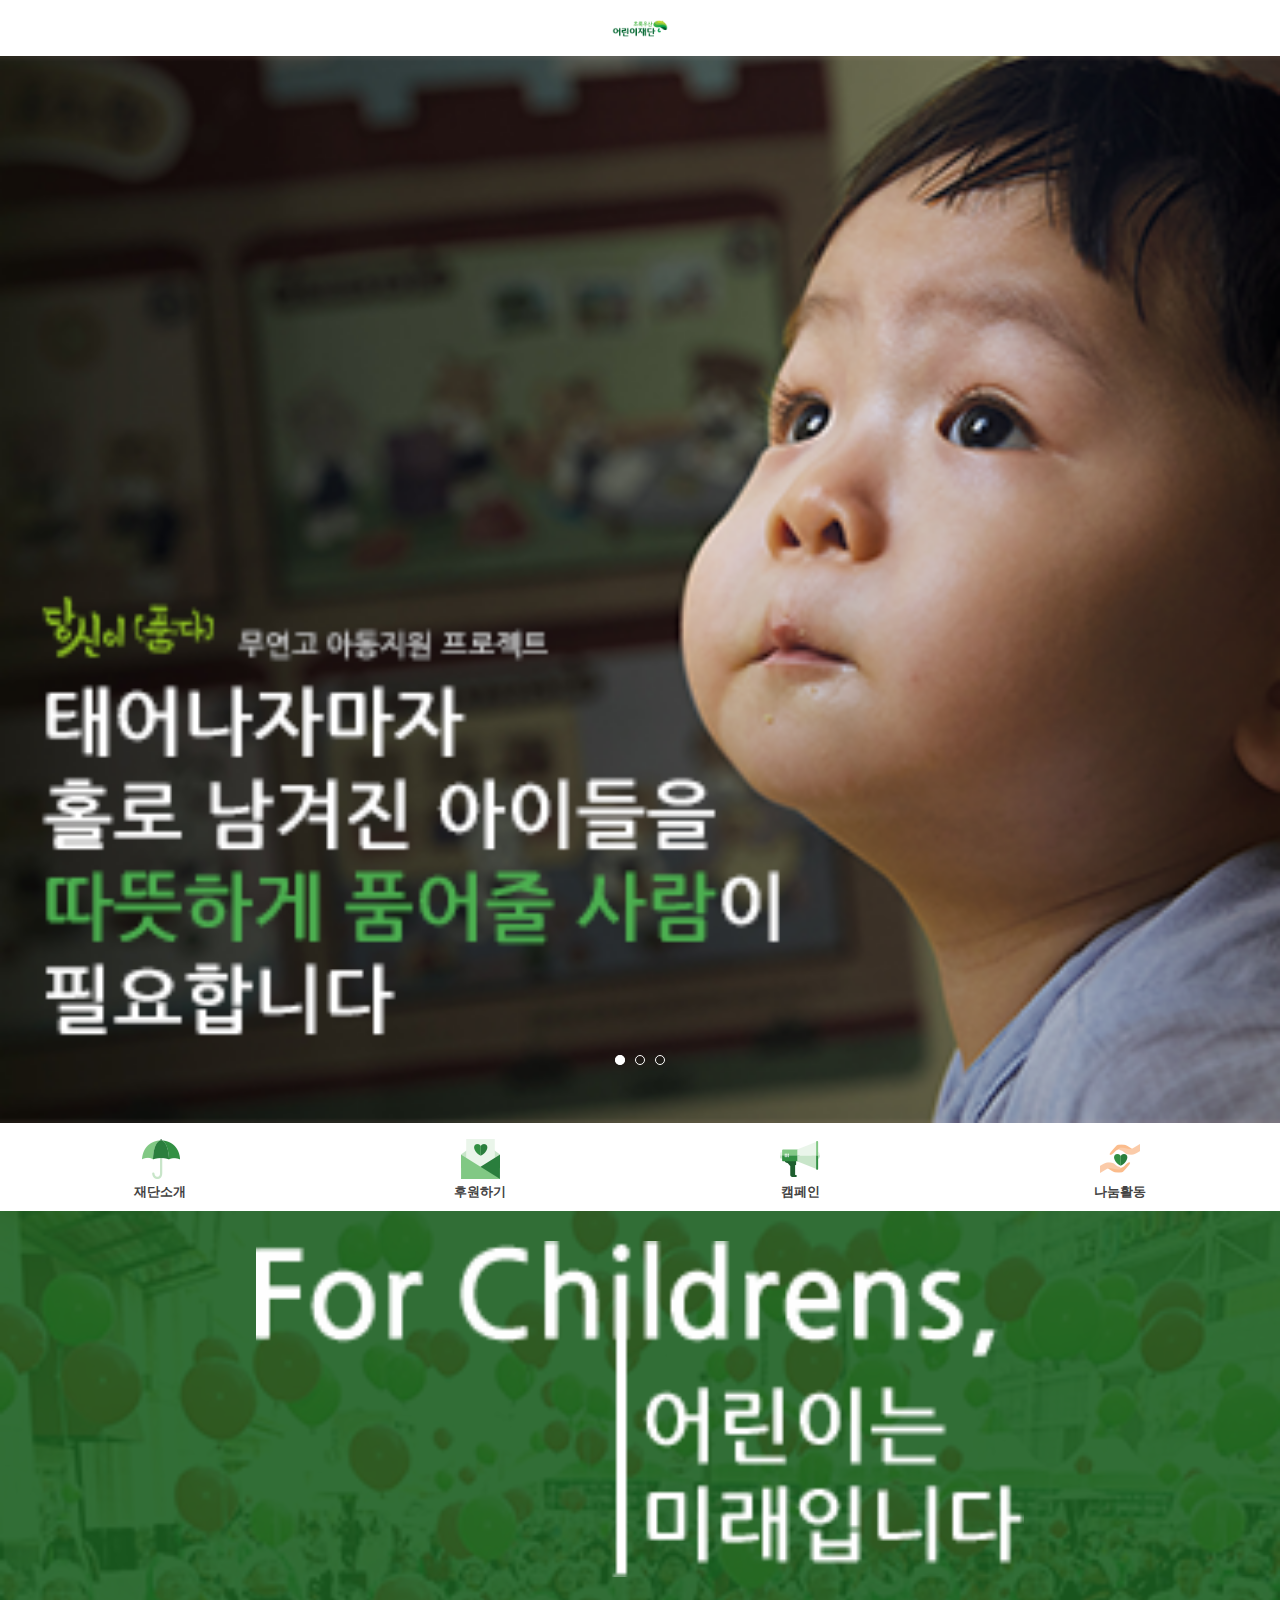
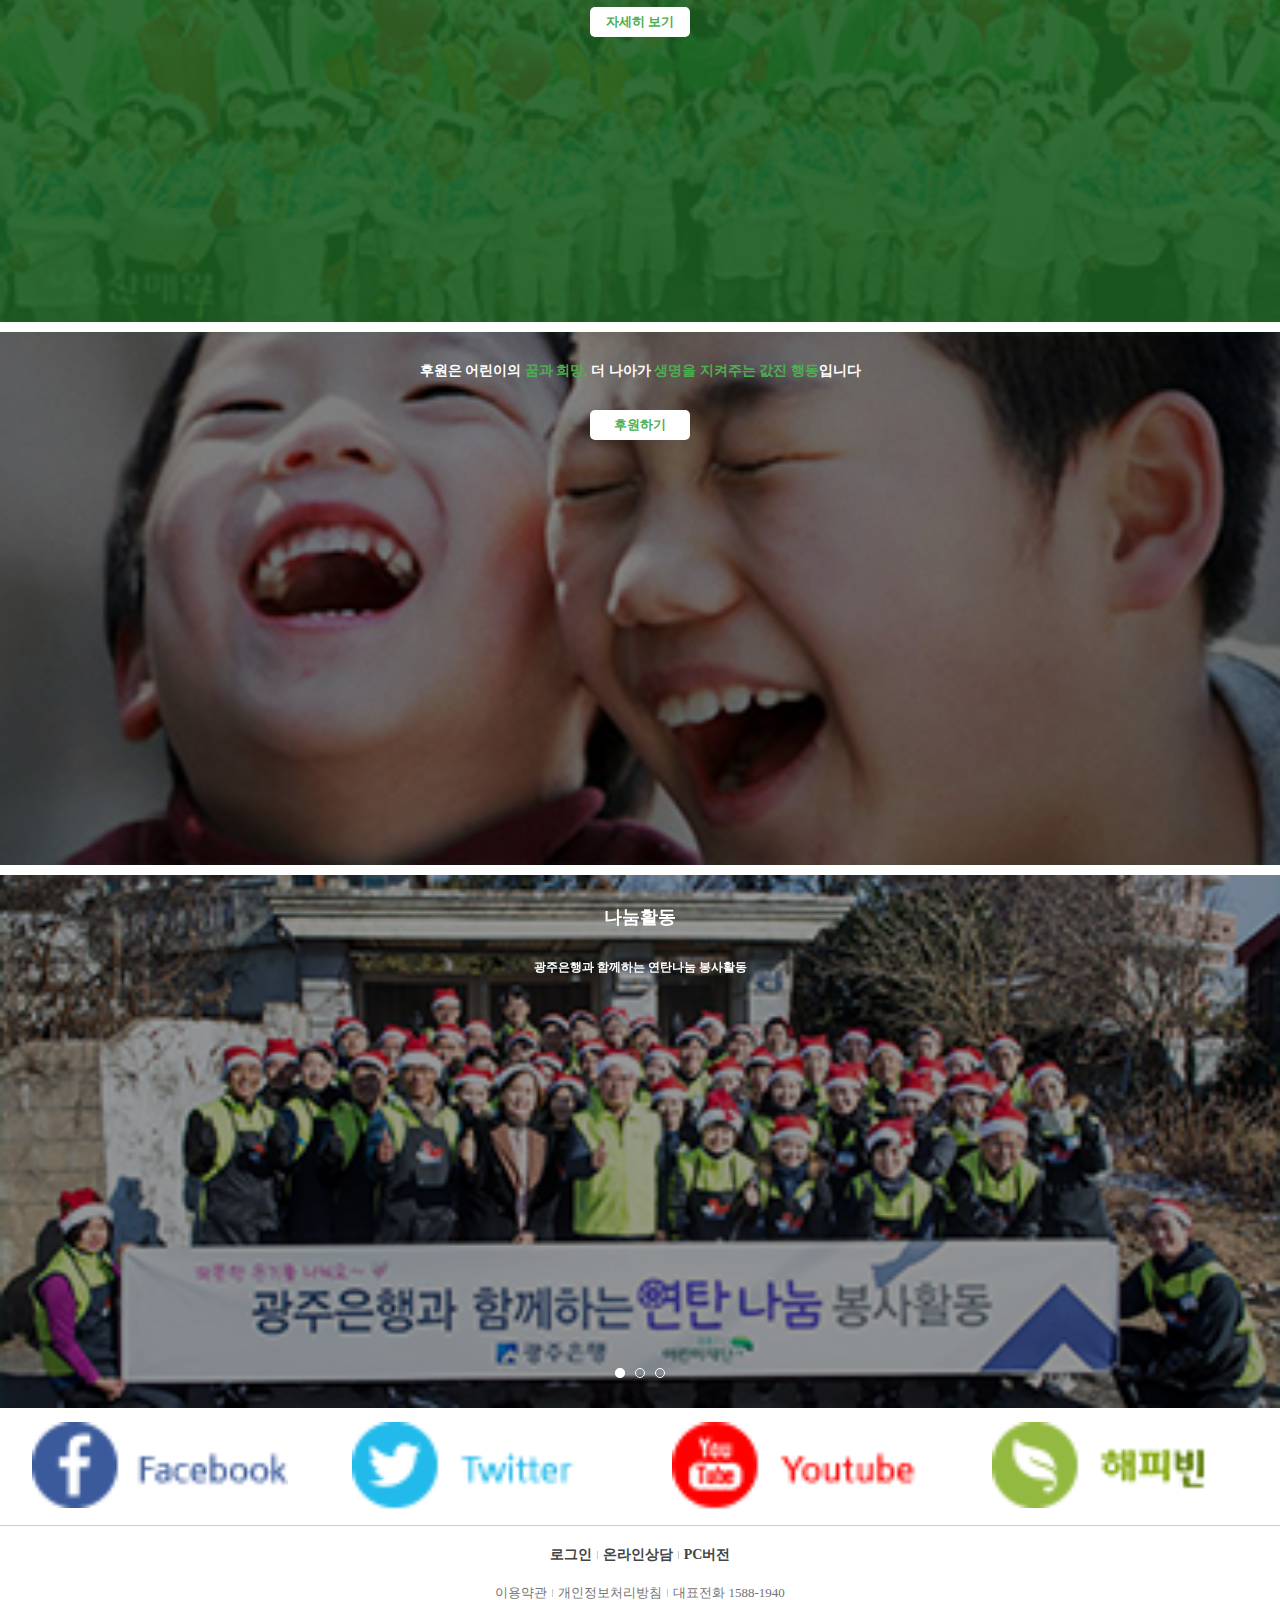
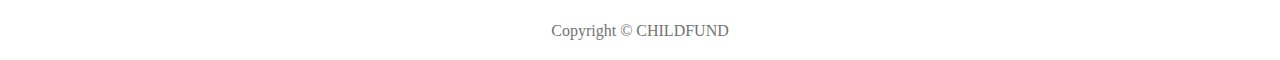
<file: green_umbrella/index.html>
<!DOCTYPE html>
<html lang="ko">
    <head>
        <title>::초록우산::</title>
        <meta charset="utf-8" />
        <meta name="viewport" content="user-scalable=no, initial-scale=1.0, maximum-scale=1.0, minimum-scale=1.0, width=device-width" /> 
        
        
        <!-- Style Sheet -->
        <link rel="stylesheet" href="https://use.fontawesome.com/releases/v5.0.13/css/all.css" integrity="sha384-DNOHZ68U8hZfKXOrtjWvjxusGo9WQnrNx2sqG0tfsghAvtVlRW3tvkXWZh58N9jp" crossorigin="anonymous"> <!-- font awsome -->
        <link rel="stylesheet" type="text/css" href="css/slick.css" /> <!-- slick -->
        <link rel="stylesheet" type="text/css" href="css/style.css" />
        
        
        <!-- JavaScript -->
        <script src="https://code.jquery.com/jquery-2.2.0.min.js" type="text/javascript"></script>
        <script type="text/javascript" src="js/slick.js" ></script> <!-- slick -->
        
        <script type="text/javascript">
            $(document).on('ready', function() {
                $(".lazy").slick({
                    slidesToShow:1,
                    slidesToScroll:1,
                    autoplay: true,
                    autoplaySpeed: 3000,
                    lazyLoad: 'ondemand', // ondemand progressive anticipated
                    infinite: true,
                    arrows: false,
                    dots: true
                });
            });
        </script>
    </head>
    <body>
        <!-- left menu start -->
        <div id="leftSidenav" class="sidenav leftSide">
            <div class="menu">
                <ul>
                    <li>
                        <a href="support-regular.html">
                            <img src="images/slice/0-1-main---menu_03.png" alt="" />
                            <p>정기후원</p>
                        </a>
                    </li>
                    <li>
                        <a href="support-temporary.html">
                            <img src="images/slice/0-1-main---menu_05.png" alt="" />
                            <p>일시후원</p>
                        </a>
                    </li>
                    <li>
                        <a href="support-sponsorship.html">
                            <img src="images/slice/0-1-main---menu_07.png" alt="" />
                            <p>결연후원</p>
                        </a>
                    </li>
                </ul>
            </div>
            
            <ul class="outerMenu">
                <li>
                    <button class="accordion">재단소개</button>
                    <ul class="innerMenu first">
                        <li><a href="intro-company.html">어린이 재단</a></li>
                        <li><a href="intro-business.html">사업안내</a></li>
                        <li><a href="intro-location.html">오시는 길</a></li>
                    </ul>
                </li>
                <li>
                    <button class="accordion">후원하기</button>
                    <ul class="innerMenu second">
                        <li><a href="support-regular.html">정기후원</a></li>
                        <li><a href="support-temporary.html">일시후원</a></li>
                        <li><a href="support-sponsorship.html">결연후원</a></li>
                    </ul>
                </li>
                <li>
                    <button class="accordion">캠페인</button>
                    <ul class="innerMenu third">
                        <li><a href="#">재단 캠페인</a></li>
                        <li><a href="#">소셜펀딩</a></li>
                    </ul>
                </li>
                <li>
                    <button class="accordion">나눔활동</button>
                    <ul class="innerMenu fourth">
                        <li><a href="#">나눔소식</a></li>
                        <li><a href="#">자원봉사</a></li>
                    </ul>
                </li>
            </ul>
            <div class="exit leftExit">
                <a href="javascript:void(0)" class="closebtn" onclick="closeLeft()">&times;</a>
            </div>
        </div>
        <!-- left menu end -->
        
        <!-- my page start -->
        <div id="rightSidenav" class="sidenav rightSide">
            <div class="upperWrap">
                <div class="loginBtn">
                    <a href="login.html">로그인</a>
                </div>
                <div class="joinBtn">
                    <a href="#">회원가입</a>
                </div>
            </div>
            <p>로그인 하시면 더 많은 서비스를</p>
            <p>이용하실 수 있습니다.</p>
            <ul class="history">
                <li><a href="#">후원 내역</a></li>
                <li><a href="#">봉사활동 내역</a></li>
                <li><a href="#">캠페인 참여 내역</a></li>
                <li><a href="#">결연아동</a></li>
                <li><a href="#">문의/상담</a></li>
            </ul>
            
            <div class="exit rightExit">
                <a href="javascript:void(0)" class="closebtn" onclick="closeRight()">&times;</a>
            </div>
        </div>
        <!-- my page end -->
        <div id="panel_cover"></div>
        
        
        <div id="wrap">
            <!-- header start -->
            <header id="header">
                <div class="panel">
                    <i class="fas fa-bars" onclick="openLeft()"></i>
                </div>
                
                <h1>
                    <a href="index.html">
                        <img src="images/logo.jpg" alt="logo" />
                    </a>
                </h1>
                
                <div class="login">
                    <i class="far fa-user" onclick="openRight()"></i>
                </div>
            </header>
            <!-- header end -->
            
            <!-- **************************** contents **************************** -->
            
            <!-- main slider start -->
            <div id="mainSlider">
                <div class="lazy slider" data-sizes="50vw">
                    <div>
                        <a href="#">
                            <img src="images/slice/0-0-main_06.png" alt="1">
                        </a>
                    </div>
                    <div>
                        <a href="#">
                            <img src="images/slice/0-0-main_06.png" alt="1">
                        </a>
                    </div>
                    <div>
                        <a href="#">
                            <img src="images/slice/0-0-main_06.png" alt="1">
                        </a>
                    </div>
                </div>
            </div>
            <!-- main slider end -->
            
            <!-- navigation bar start -->
            <nav id="nav">
                <ul class="gnb">
                    <li>
                        <a href="intro-company.html">
                            <img src="images/slice/0-0-main_09.png" alt="재단소개" />
                            <p>재단소개</p>
                        </a>
                    </li>
                    <li>
                        <a href="#">
                            <img src="images/slice/0-0-main_11.png" alt="후원하기" />
                            <p>후원하기</p>
                        </a>
                    </li>
                    <li>
                        <a href="#">
                            <img src="images/slice/0-0-main_13.png" alt="캠페인" />
                            <p>캠페인</p>
                        </a>
                    </li>
                    <li>
                        <a href="#">
                            <img src="images/slice/0-0-main_15.png" alt="나눔활동" />
                            <p>나눔활동</p>
                        </a>
                    </li>
                </ul>
            </nav>
            <!-- navigation bar end -->
            
            <!-- contents1 start -->
            <div class="guide">
                <img src="images/slice/0-0-main_24.png" alt="" />
                <div class="cover">
                    <img src="images/slice/0-0-main_22.png" alt="" />
                    <div class="moreBtn">
                        <a href="#">자세히 보기</a>
                    </div>
                </div>
            </div>
            <!-- contents1 end -->
            
            <!-- contents2 start -->
            <div class="support">
                <img src="images/slice/0-0-main_25.png" alt="" />
                <div class="cover">
                    <p>후원은 어린이의 <span>꿈과 희망,</span> 더 나아가 <span>생명을 지켜주는 값진 행동</span>입니다</p>
                    <div class="moreBtn">
                        <a href="#">후원하기</a>
                    </div>
                </div>
            </div>
            <!-- contents2 end -->
            
            <!-- contents3 start -->
            <div class="share">
                <div class="lazy slider" data-sizes="50vw">
                    <div>
                        <a href="#">
                            <img src="images/slice/0-0-main_27.png" alt="" />
                            <div class="cover">
                                <h5>나눔활동</h5>
                                <p>광주은행과 함께하는 연탄나눔 봉사활동</p>
                            </div>
                        </a>
                    </div>
                    <div>
                        <a href="#">
                            <img src="images/slice/0-0-main_27.png" alt="" />
                            <div class="cover">
                                <h5>나눔활동</h5>
                                <p>광주은행과 함께하는 연탄나눔 봉사활동</p>
                            </div>
                        </a>
                    </div>
                    <div>
                        <a href="#">
                            <img src="images/slice/0-0-main_27.png" alt="" />
                            <div class="cover">
                                <h5>나눔활동</h5>
                                <p>광주은행과 함께하는 연탄나눔 봉사활동</p>
                            </div>
                        </a>
                    </div>
                </div>
            </div>
            <!-- contents3 end -->
            
            <!-- **************************** contents **************************** -->
            
            <!-- footer start -->
            <footer id="footer">
                <div class="footerTop">
                    <ul class="cf">
                        <li>
                            <a href="#">
                                <img src="images/slice/0-0-main_30.png" alt="" />
                            </a>
                        </li>
                        <li>
                            <a href="#">
                                <img src="images/slice/0-0-main_32.png" alt="" />
                            </a>
                        </li>
                        <li>
                            <a href="#">
                                <img src="images/slice/0-0-main_34.png" alt="" />
                            </a>
                        </li>
                        <li>
                            <a href="#">
                                <img src="images/slice/0-0-main_36.png" alt="" />
                            </a>
                        </li>
                    </ul>
                </div>
                
                <div class="footerBottom">
                    <ul class="function">
                        <li><a href="login.html">로그인</a></li>
                        <li><a href="#">온라인상담</a></li>
                        <li><a href="#">PC버전</a></li>
                    </ul>
                    
                    <ul class="information">
                        <li><a href="#">이용약관</a></li>
                        <li><a href="#">개인정보처리방침</a></li>
                        <li><a href="#">대표전화 1588-1940</a></li>
                    </ul>
                    
                    <p>Copyright &copy; CHILDFUND</p>
                </div>
            </footer>
            <!-- footer end -->
        </div>
        <script type="text/javascript" src="js/active.js"></script>
    </body>
</html>
</file>
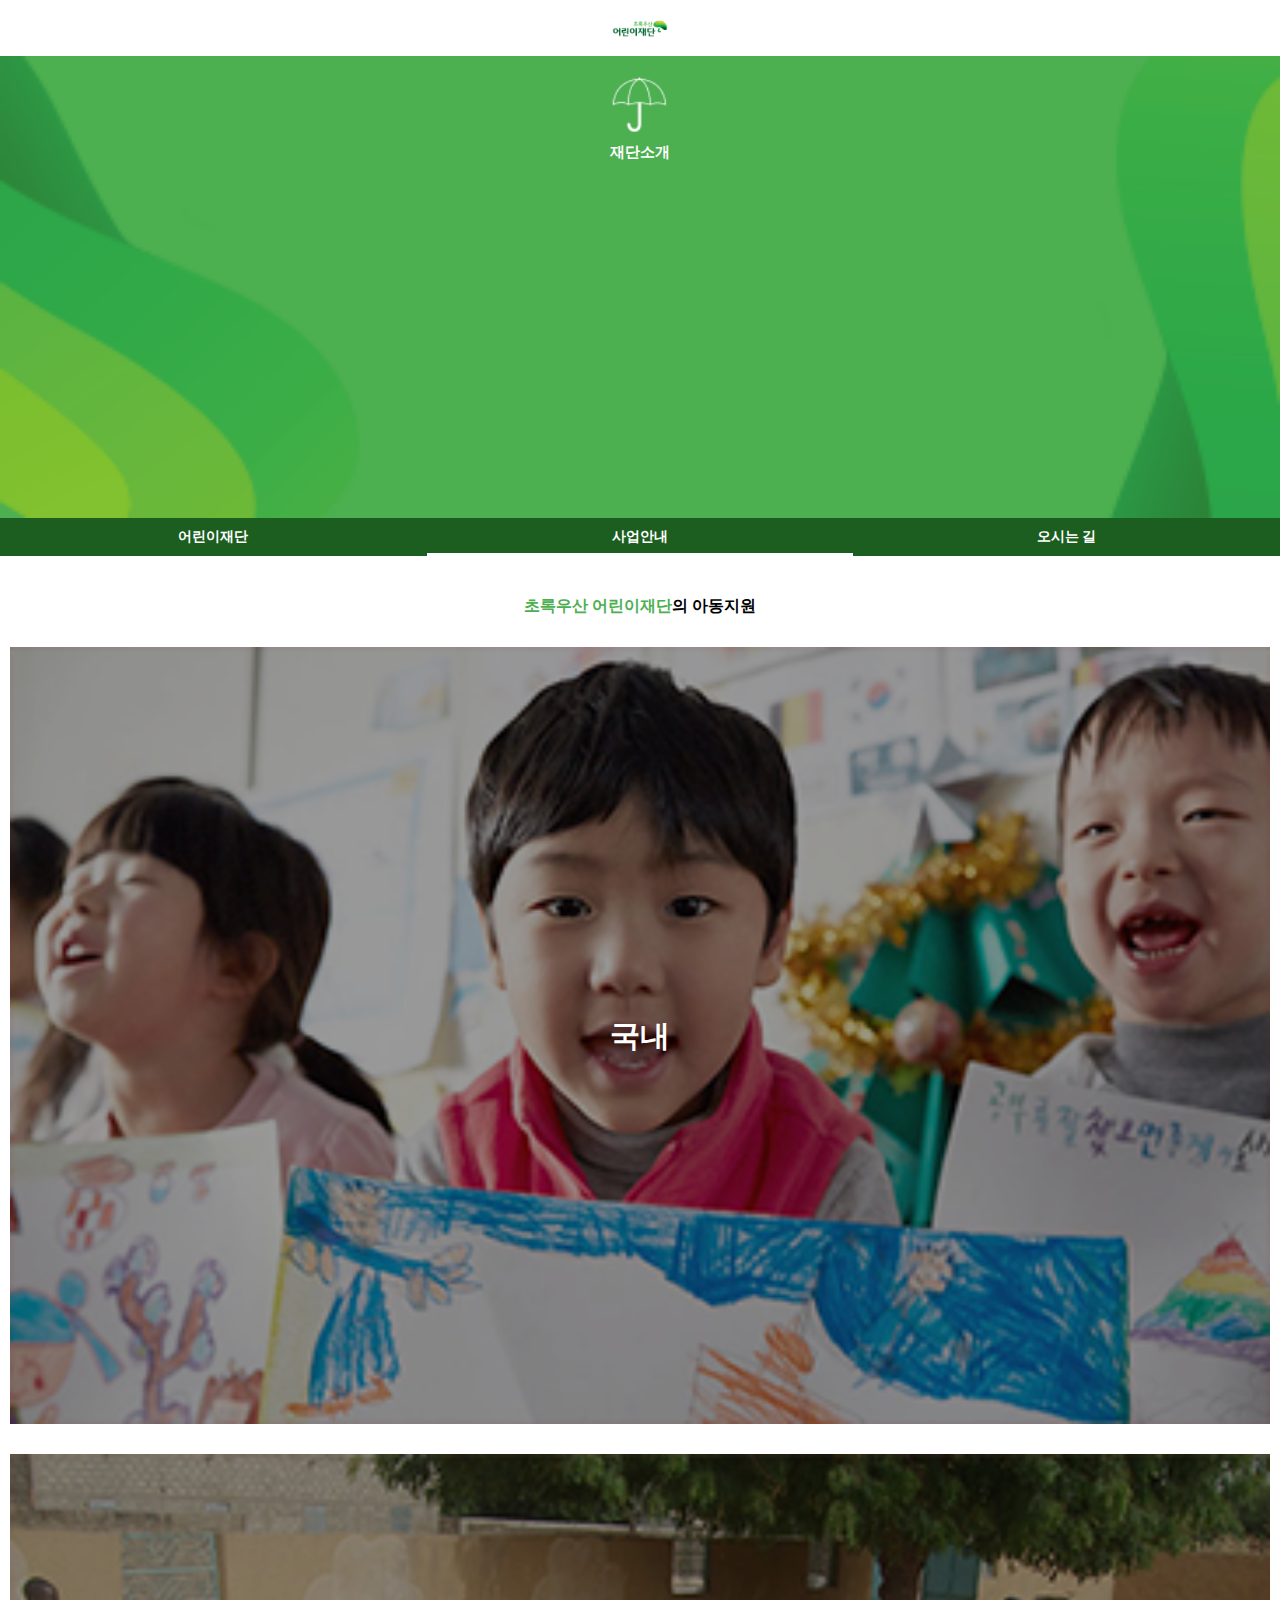
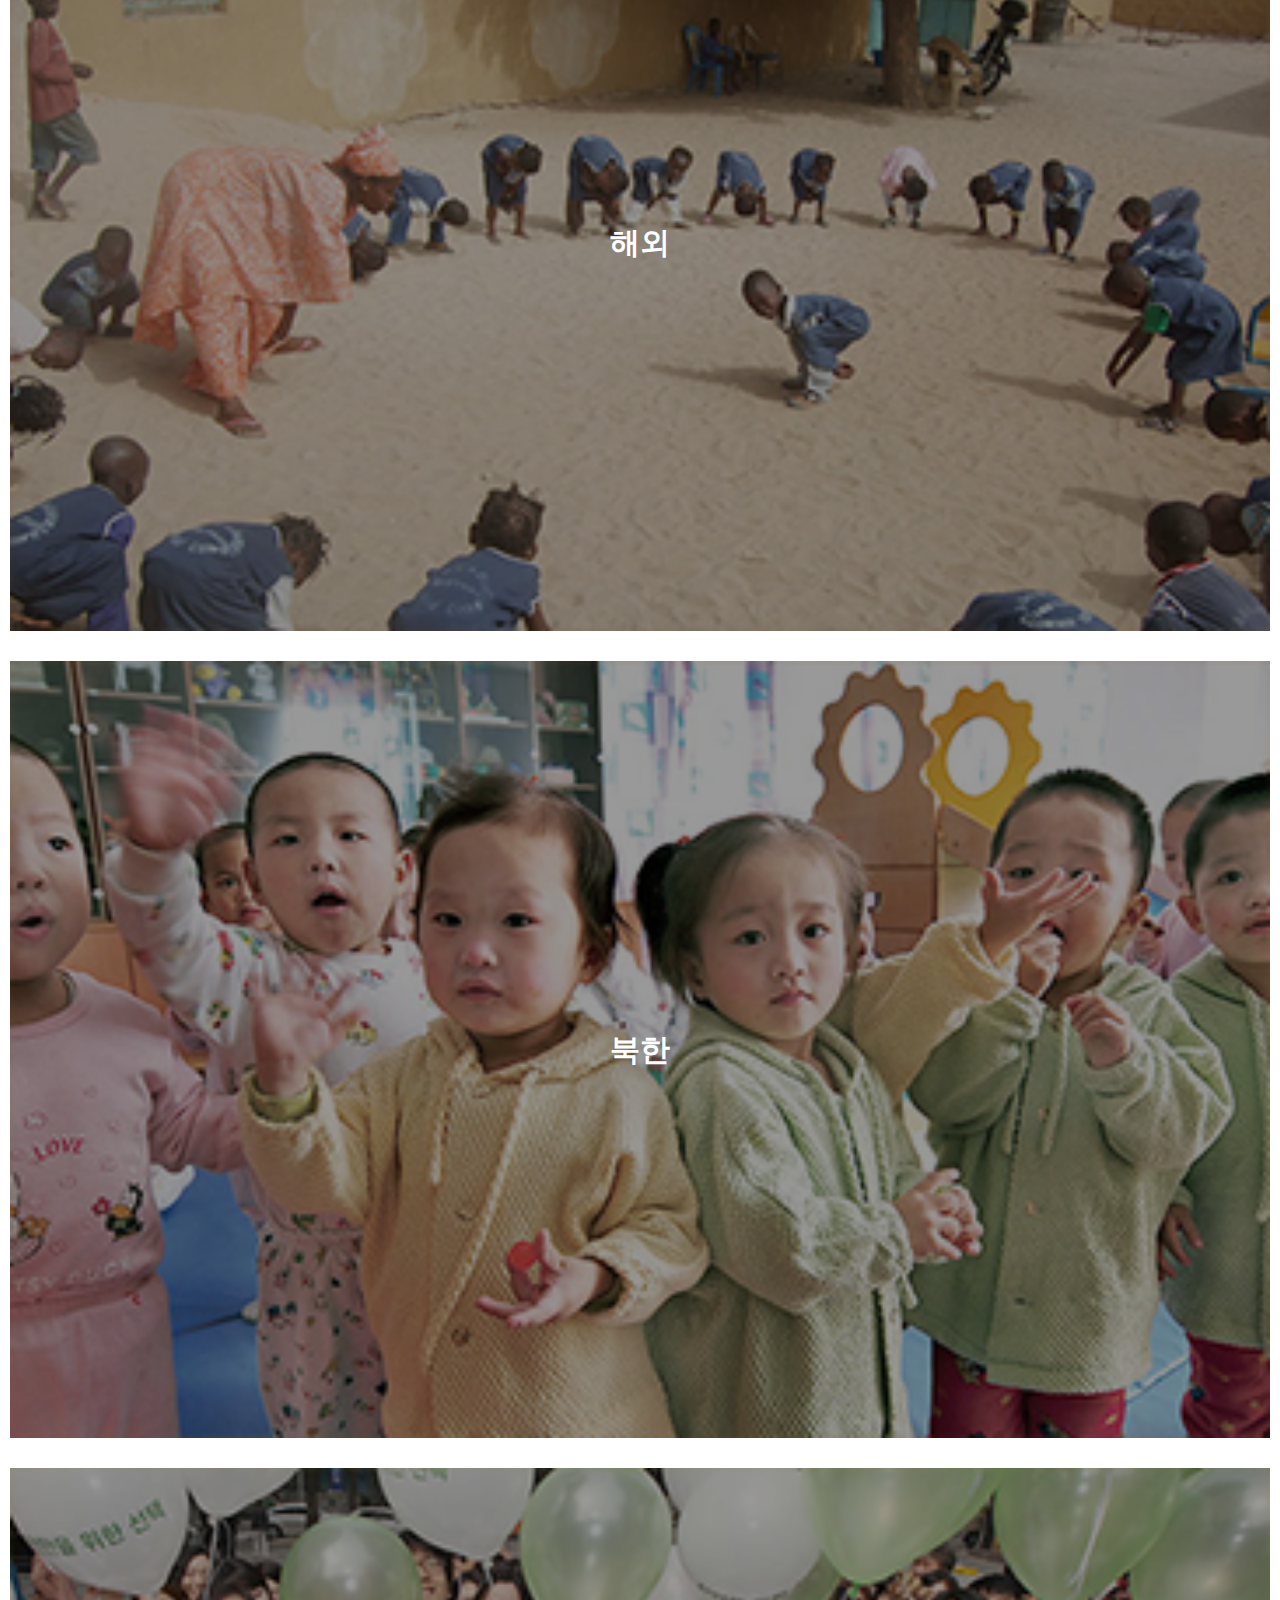
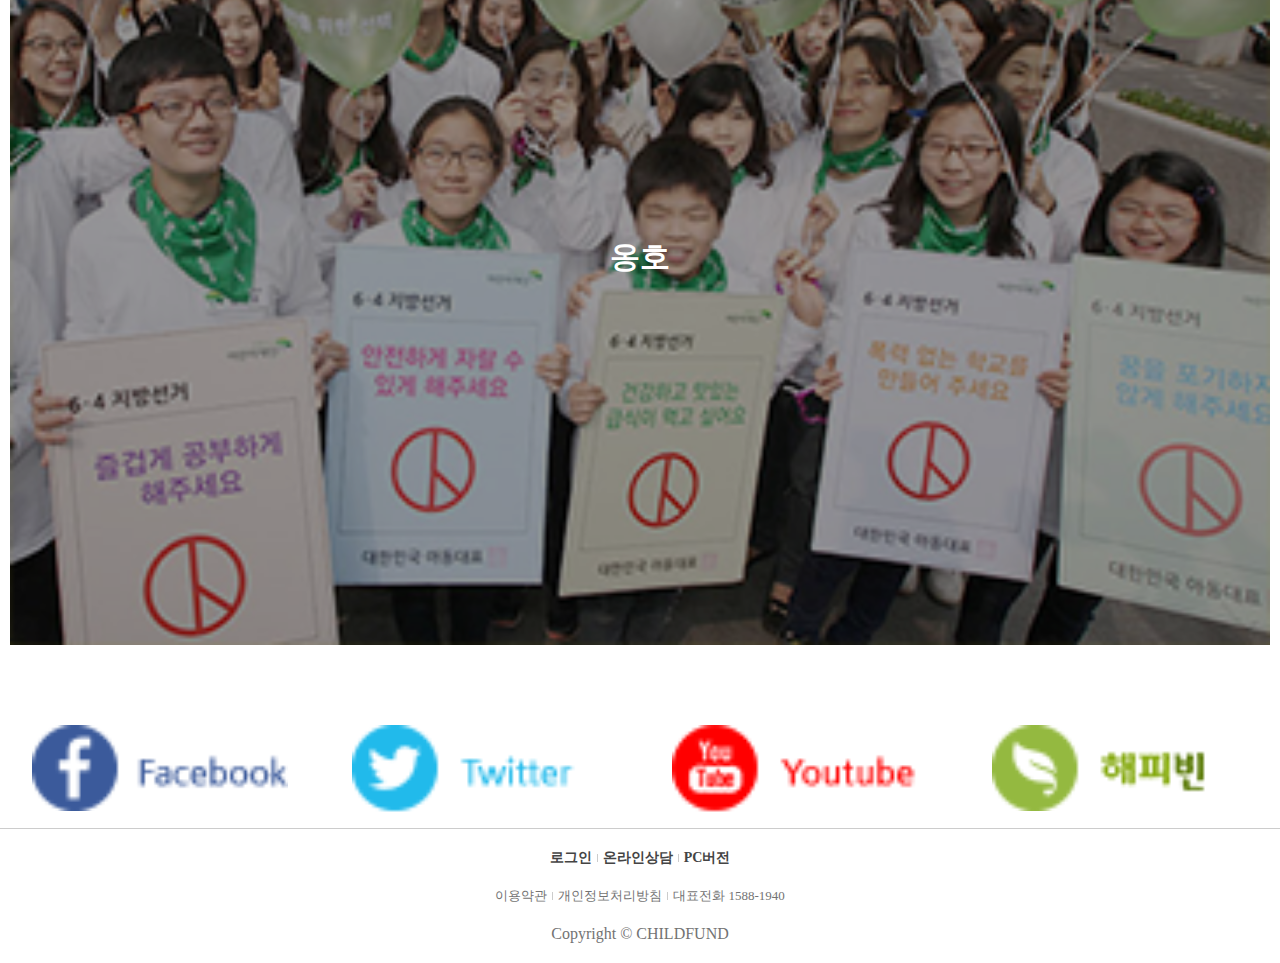
<file: green_umbrella/intro-business.html>
<!DOCTYPE html>
<html lang="ko">
    <head>
        <title>::초록우산::</title>
        <meta charset="utf-8" />
        <meta name="viewport" content="user-scalable=no, initial-scale=1.0, maximum-scale=1.0, minimum-scale=1.0, width=device-width" /> 
        
        
        <!-- Style Sheet -->
        <link rel="stylesheet" href="https://use.fontawesome.com/releases/v5.0.13/css/all.css" integrity="sha384-DNOHZ68U8hZfKXOrtjWvjxusGo9WQnrNx2sqG0tfsghAvtVlRW3tvkXWZh58N9jp" crossorigin="anonymous"> <!-- font awsome -->
        <link rel="stylesheet" type="text/css" href="css/slick.css" /> <!-- slick -->
        <link rel="stylesheet" type="text/css" href="css/intro.css" />
        
        
        <!-- JavaScript -->
        <script src="https://code.jquery.com/jquery-2.2.0.min.js" type="text/javascript"></script>
        <script type="text/javascript" src="js/slick.js" ></script> <!-- slick -->
    </head>
    <body>
        <!-- left menu start -->
        <div id="leftSidenav" class="sidenav leftSide">
            <div class="menu">
                <ul>
                    <li>
                        <a href="support-regular.html">
                            <img src="images/slice/0-1-main---menu_03.png" alt="" />
                            <p>정기후원</p>
                        </a>
                    </li>
                    <li>
                        <a href="support-temporary.html">
                            <img src="images/slice/0-1-main---menu_05.png" alt="" />
                            <p>일시후원</p>
                        </a>
                    </li>
                    <li>
                        <a href="support-sponsorship.html">
                            <img src="images/slice/0-1-main---menu_07.png" alt="" />
                            <p>결연후원</p>
                        </a>
                    </li>
                </ul>
            </div>
            
            <ul class="outerMenu">
                <li>
                    <button class="accordion">재단소개</button>
                    <ul class="innerMenu first">
                        <li><a href="intro-company.html">어린이 재단</a></li>
                        <li><a href="intro-business.html">사업안내</a></li>
                        <li><a href="intro-location.html">오시는 길</a></li>
                    </ul>
                </li>
                <li>
                    <button class="accordion">후원하기</button>
                    <ul class="innerMenu second">
                        <li><a href="support-regular.html">정기후원</a></li>
                        <li><a href="support-temporary.html">일시후원</a></li>
                        <li><a href="support-sponsorship.html">결연후원</a></li>
                    </ul>
                </li>
                <li>
                    <button class="accordion">캠페인</button>
                    <ul class="innerMenu third">
                        <li><a href="#">재단 캠페인</a></li>
                        <li><a href="#">소셜펀딩</a></li>
                    </ul>
                </li>
                <li>
                    <button class="accordion">나눔활동</button>
                    <ul class="innerMenu fourth">
                        <li><a href="#">나눔소식</a></li>
                        <li><a href="#">자원봉사</a></li>
                    </ul>
                </li>
            </ul>
            <div class="exit leftExit">
                <a href="javascript:void(0)" class="closebtn" onclick="closeLeft()">&times;</a>
            </div>
        </div>
        <!-- left menu end -->
        
        <!-- my page start -->
        <div id="rightSidenav" class="sidenav rightSide">
            <div class="upperWrap">
                <div class="loginBtn">
                    <a href="login.html">로그인</a>
                </div>
                <div class="joinBtn">
                    <a href="#">회원가입</a>
                </div>
            </div>
            <p>로그인 하시면 더 많은 서비스를</p>
            <p>이용하실 수 있습니다.</p>
            <ul class="history">
                <li><a href="#">후원 내역</a></li>
                <li><a href="#">봉사활동 내역</a></li>
                <li><a href="#">캠페인 참여 내역</a></li>
                <li><a href="#">결연아동</a></li>
                <li><a href="#">문의/상담</a></li>
            </ul>
            
            <div class="exit rightExit">
                <a href="javascript:void(0)" class="closebtn" onclick="closeRight()">&times;</a>
            </div>
        </div>
        <!-- my page end -->
        <div id="panel_cover"></div>
        
        
        <div id="wrap">
            <!-- header start -->
            <header id="header">
                <div class="panel">
                    <i class="fas fa-bars" onclick="openLeft()"></i>
                </div>
                
                <h1>
                    <a href="index.html">
                        <img src="images/logo.jpg" alt="logo" />
                    </a>
                </h1>
                
                <div class="login">
                    <i class="far fa-user" onclick="openRight()"></i>
                </div>
            </header>
            <!-- header end -->
            
            <!-- **************************** contents **************************** -->
            <div class="tabs">
                <img src="images/slice/images/1-1-%EC%96%B4%EB%A6%B0%EC%9D%B4-%EC%9E%AC%EB%8B%A8_02.png" alt="" />
                <div class="main_icon">
                    <img src="images/slice/images/1-1-%EC%96%B4%EB%A6%B0%EC%9D%B4-%EC%9E%AC%EB%8B%A8_04.png" alt="" />
                    <p>재단소개</p>
                </div>
                
                <ul class="tab-links cf">
                    <li><a href="intro-company.html">어린이재단</a></li>
                    <li class="active_tab"><a href="intro-business.html">사업안내</a></li>
                    <li><a href="intro-location.html">오시는 길</a></li>
                </ul>

                <div class="tab-content">
                    <div id="tab2" class="tab">
                        <h4><span>초록우산 어린이재단</span>의 아동지원</h4>
                        
                        <div class="support south">
                            <img src="images/slice/images/1-2-%EC%82%AC%EC%97%85%EC%95%88%EB%82%B4_02.png" alt="국내" />
                            <a href="#">
                                <p>국내</p>
                            </a>
                        </div>
                        <div class="support foreign">
                            <img src="images/slice/images/1-2-%EC%82%AC%EC%97%85%EC%95%88%EB%82%B4_04.png" alt="해외" />
                            <a href="#">
                                <p>해외</p>
                            </a>
                        </div>
                        <div class="support north">
                            <img src="images/slice/images/1-2-%EC%82%AC%EC%97%85%EC%95%88%EB%82%B4_06.png" alt="북한" />
                            <a href="#">
                                <p>북한</p>
                            </a>
                        </div>
                        <div class="support child">
                            <img src="images/slice/images/1-2-%EC%82%AC%EC%97%85%EC%95%88%EB%82%B4_08.png" alt="옹호" />
                            <a href="#">
                                <p>옹호</p>
                            </a>
                        </div>
                    </div>
                </div>
            </div>
                        
            <!-- **************************** contents **************************** -->
            
            <!-- footer start -->
            <footer id="footer">
                <div class="footerTop">
                    <ul class="cf">
                        <li>
                            <a href="#">
                                <img src="images/slice/0-0-main_30.png" alt="" />
                            </a>
                        </li>
                        <li>
                            <a href="#">
                                <img src="images/slice/0-0-main_32.png" alt="" />
                            </a>
                        </li>
                        <li>
                            <a href="#">
                                <img src="images/slice/0-0-main_34.png" alt="" />
                            </a>
                        </li>
                        <li>
                            <a href="#">
                                <img src="images/slice/0-0-main_36.png" alt="" />
                            </a>
                        </li>
                    </ul>
                </div>
                
                <div class="footerBottom">
                    <ul class="function">
                        <li><a href="login.html">로그인</a></li>
                        <li><a href="#">온라인상담</a></li>
                        <li><a href="#">PC버전</a></li>
                    </ul>
                    
                    <ul class="information">
                        <li><a href="#">이용약관</a></li>
                        <li><a href="#">개인정보처리방침</a></li>
                        <li><a href="#">대표전화 1588-1940</a></li>
                    </ul>
                    
                    <p>Copyright &copy; CHILDFUND</p>
                </div>
            </footer>
            <!-- footer end -->
        </div>
        
        <script type="text/javascript" src="js/active.js"></script>
    </body>
</html>
</file>
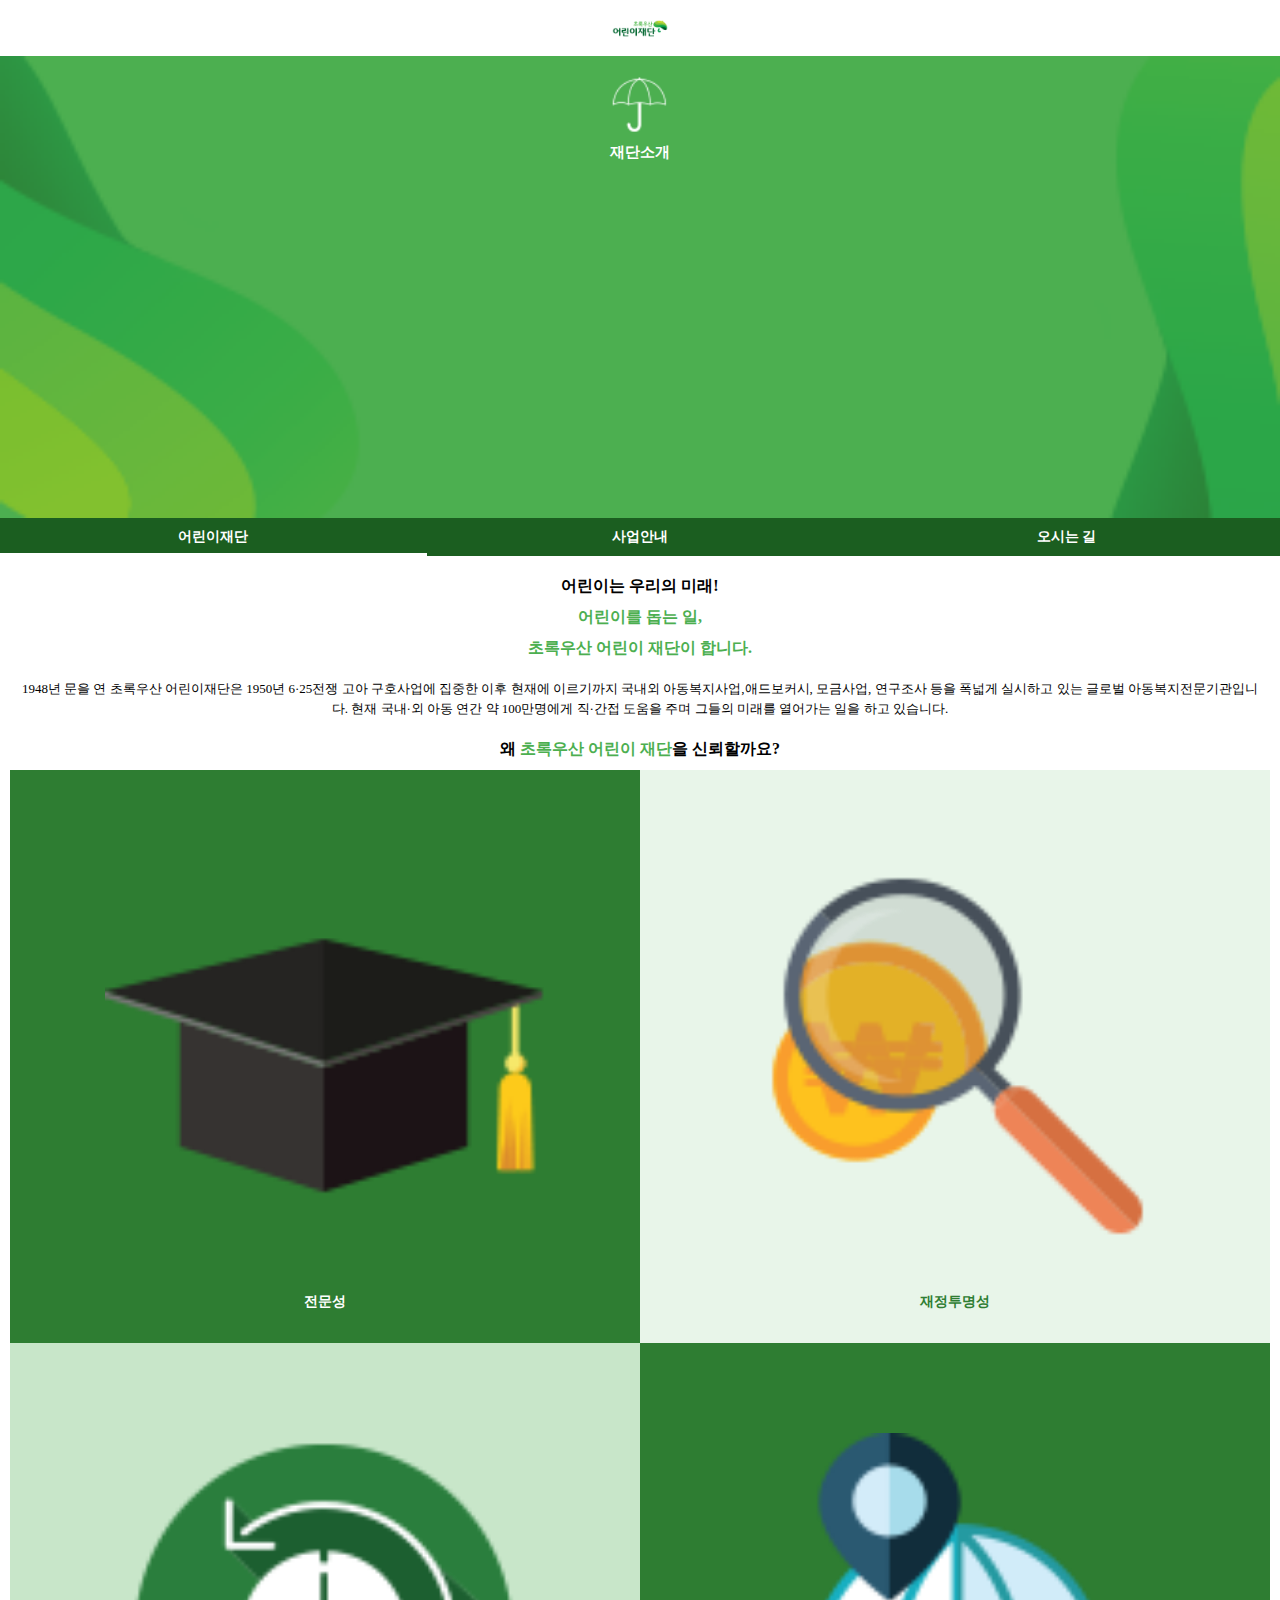
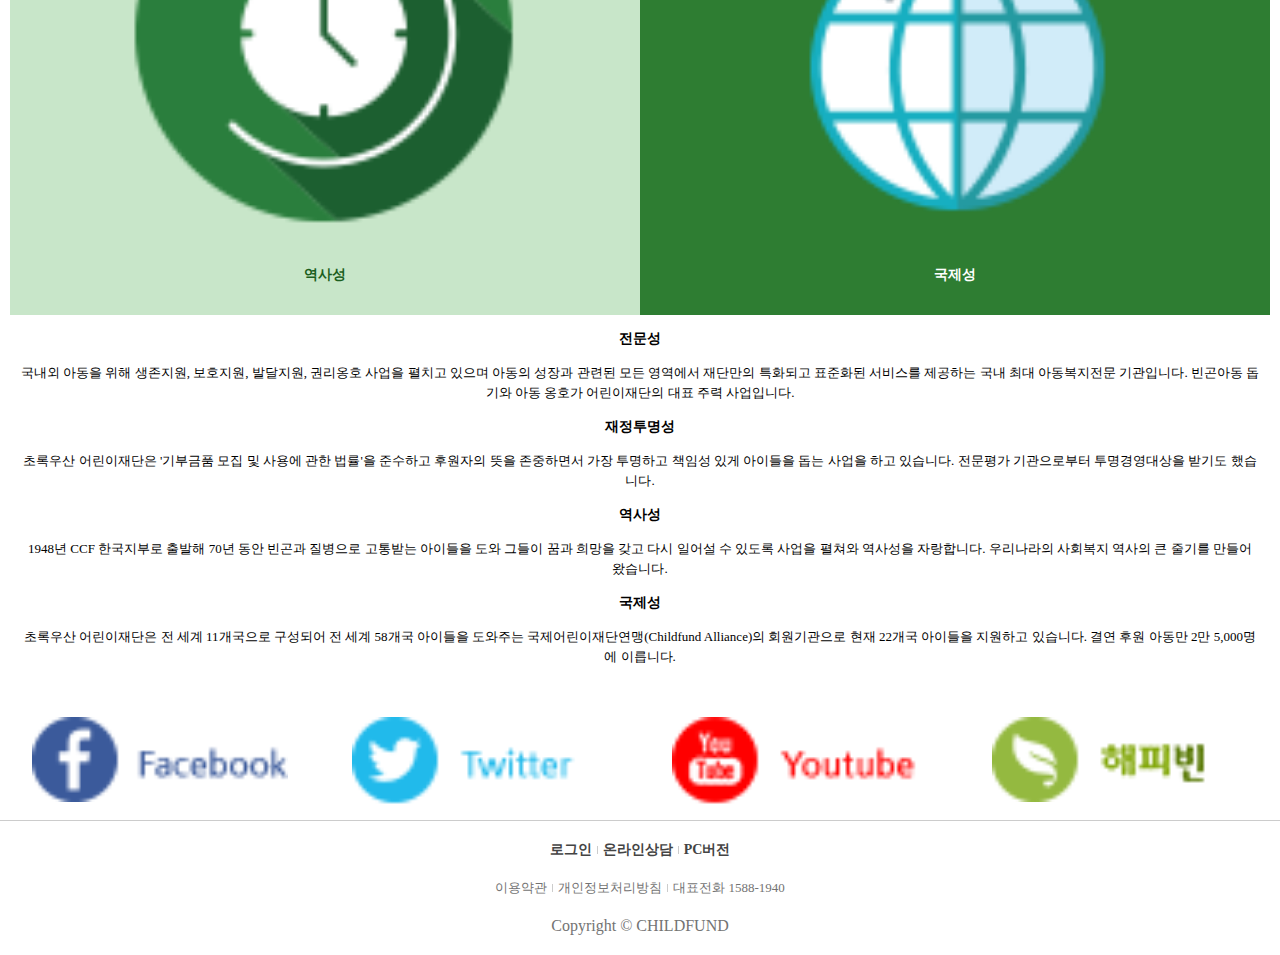
<file: green_umbrella/intro-company.html>
<!DOCTYPE html>
<html lang="ko">
    <head>
        <title>::초록우산::</title>
        <meta charset="utf-8" />
        <meta name="viewport" content="user-scalable=no, initial-scale=1.0, maximum-scale=1.0, minimum-scale=1.0, width=device-width" /> 
        
        
        <!-- Style Sheet -->
        <link rel="stylesheet" href="https://use.fontawesome.com/releases/v5.0.13/css/all.css" integrity="sha384-DNOHZ68U8hZfKXOrtjWvjxusGo9WQnrNx2sqG0tfsghAvtVlRW3tvkXWZh58N9jp" crossorigin="anonymous"> <!-- font awsome -->
        <link rel="stylesheet" type="text/css" href="css/slick.css" /> <!-- slick -->
        <link rel="stylesheet" type="text/css" href="css/intro.css" />
        
        
        <!-- JavaScript -->
        <script src="https://code.jquery.com/jquery-2.2.0.min.js" type="text/javascript"></script>
        <script type="text/javascript" src="js/slick.js" ></script> <!-- slick -->
    </head>
    <body>
        <!-- left menu start -->
        <div id="leftSidenav" class="sidenav leftSide">
            <div class="menu">
                <ul>
                    <li>
                        <a href="support-regular.html">
                            <img src="images/slice/0-1-main---menu_03.png" alt="" />
                            <p>정기후원</p>
                        </a>
                    </li>
                    <li>
                        <a href="support-temporary.html">
                            <img src="images/slice/0-1-main---menu_05.png" alt="" />
                            <p>일시후원</p>
                        </a>
                    </li>
                    <li>
                        <a href="support-sponsorship.html">
                            <img src="images/slice/0-1-main---menu_07.png" alt="" />
                            <p>결연후원</p>
                        </a>
                    </li>
                </ul>
            </div>
            
            <ul class="outerMenu">
                <li>
                    <button class="accordion">재단소개</button>
                    <ul class="innerMenu first">
                        <li><a href="intro-company.html">어린이 재단</a></li>
                        <li><a href="intro-business.html">사업안내</a></li>
                        <li><a href="intro-location.html">오시는 길</a></li>
                    </ul>
                </li>
                <li>
                    <button class="accordion">후원하기</button>
                    <ul class="innerMenu second">
                        <li><a href="support-regular.html">정기후원</a></li>
                        <li><a href="support-temporary.html">일시후원</a></li>
                        <li><a href="support-sponsorship.html">결연후원</a></li>
                    </ul>
                </li>
                <li>
                    <button class="accordion">캠페인</button>
                    <ul class="innerMenu third">
                        <li><a href="#">재단 캠페인</a></li>
                        <li><a href="#">소셜펀딩</a></li>
                    </ul>
                </li>
                <li>
                    <button class="accordion">나눔활동</button>
                    <ul class="innerMenu fourth">
                        <li><a href="#">나눔소식</a></li>
                        <li><a href="#">자원봉사</a></li>
                    </ul>
                </li>
            </ul>
            <div class="exit leftExit">
                <a href="javascript:void(0)" class="closebtn" onclick="closeLeft()">&times;</a>
            </div>
        </div>
        <!-- left menu end -->
        
        <!-- my page start -->
        <div id="rightSidenav" class="sidenav rightSide">
            <div class="upperWrap">
                <div class="loginBtn">
                    <a href="login.html">로그인</a>
                </div>
                <div class="joinBtn">
                    <a href="#">회원가입</a>
                </div>
            </div>
            <p>로그인 하시면 더 많은 서비스를</p>
            <p>이용하실 수 있습니다.</p>
            <ul class="history">
                <li><a href="#">후원 내역</a></li>
                <li><a href="#">봉사활동 내역</a></li>
                <li><a href="#">캠페인 참여 내역</a></li>
                <li><a href="#">결연아동</a></li>
                <li><a href="#">문의/상담</a></li>
            </ul>
            
            <div class="exit rightExit">
                <a href="javascript:void(0)" class="closebtn" onclick="closeRight()">&times;</a>
            </div>
        </div>
        <!-- my page end -->
        <div id="panel_cover"></div>
        
        
        <div id="wrap">
            <!-- header start -->
            <header id="header">
                <div class="panel">
                    <i class="fas fa-bars" onclick="openLeft()"></i>
                </div>
                
                <h1>
                    <a href="index.html">
                        <img src="images/logo.jpg" alt="logo" />
                    </a>
                </h1>
                
                <div class="login">
                    <i class="far fa-user" onclick="openRight()"></i>
                </div>
            </header>
            <!-- header end -->
            
            <!-- **************************** contents **************************** -->
            <div class="tabs">
                <img src="images/slice/images/1-1-%EC%96%B4%EB%A6%B0%EC%9D%B4-%EC%9E%AC%EB%8B%A8_02.png" alt="" />
                <div class="main_icon">
                    <img src="images/slice/images/1-1-%EC%96%B4%EB%A6%B0%EC%9D%B4-%EC%9E%AC%EB%8B%A8_04.png" alt="" />
                    <p>재단소개</p>
                </div>
                
                <ul class="tab-links cf">
                    <li class="active_tab"><a href="intro-company.html">어린이재단</a></li>
                    <li><a href="intro-business.html">사업안내</a></li>
                    <li><a href="intro-location.html">오시는 길</a></li>
                </ul>

                <div class="tab-content">
                    <!-- 어린이재단 -->
                    <div id="tab1" class="tab active_tab">
                        <h4>어린이는 우리의 미래!</h4>
                        <h4><span>어린이를 돕는 일,</span></h4>
                        <h4><span>초록우산 어린이 재단이 합니다.</span></h4>
                        
                        <p class="long_text">1948년 문을 연 초록우산 어린이재단은 1950년 6·25전쟁 고아 구호사업에 집중한 이후 현재에 이르기까지 국내외 아동복지사업,애드보커시, 모금사업, 연구조사 등을 폭넓게 실시하고 있는 글로벌 아동복지전문기관입니다. 현재 국내·외 아동 연간 약 100만명에게 직·간접 도움을 주며 그들의 미래를 열어가는 일을 하고 있습니다.</p>
                        
                        <h4>왜 <span>초록우산 어린이 재단</span>을 신뢰할까요?</h4>
                        
                        <div class="cf">
                            <div class="reason bg1">
                                <p>전문성</p>
                            </div>
                            <div class="reason bg2">
                                <p>재정투명성</p>
                            </div>
                            <div class="reason bg3">
                                <p>역사성</p>
                            </div>
                            <div class="reason bg4">
                                <p>국제성</p>
                            </div>
                        </div>
                        
                        <ul class="explain">
                            <li>
                                <h5>전문성</h5>
                                <p>국내외 아동을 위해 생존지원, 보호지원, 발달지원, 권리옹호 사업을 펼치고 있으며 아동의 성장과 관련된 모든 영역에서 재단만의 특화되고 표준화된 서비스를 제공하는 국내 최대 아동복지전문 기관입니다. 빈곤아동 돕기와 아동 옹호가 어린이재단의 대표 주력 사업입니다.</p>    
                            </li>
                            <li>
                                <h5>재정투명성</h5>
                                <p>초록우산 어린이재단은 '기부금품 모집 및 사용에 관한 법률'을 준수하고 후원자의 뜻을 존중하면서 가장 투명하고 책임성 있게 아이들을 돕는 사업을 하고 있습니다. 전문평가 기관으로부터 투명경영대상을 받기도 했습니다.</p>    
                            </li>
                            <li>
                                <h5>역사성</h5>
                                <p>1948년 CCF 한국지부로 출발해 70년 동안 빈곤과 질병으로 고통받는 아이들을 도와 그들이 꿈과 희망을 갖고 다시 일어설 수 있도록 사업을 펼쳐와 역사성을 자랑합니다. 우리나라의 사회복지 역사의 큰 줄기를 만들어 왔습니다.</p>    
                            </li>
                            <li>
                                <h5>국제성</h5>
                                <p>초록우산 어린이재단은 전 세계 11개국으로 구성되어 전 세계 58개국 아이들을 도와주는 국제어린이재단연맹(Childfund Alliance)의 회원기관으로 현재 22개국 아이들을 지원하고 있습니다. 결연 후원 아동만 2만 5,000명에 이릅니다.</p>    
                            </li>
                        </ul>
                        
                    </div>
                </div>
            </div>
            
            
            
            
            
            
            <!-- **************************** contents **************************** -->
            
            <!-- footer start -->
            <footer id="footer">
                <div class="footerTop">
                    <ul class="cf">
                        <li>
                            <a href="#">
                                <img src="images/slice/0-0-main_30.png" alt="" />
                            </a>
                        </li>
                        <li>
                            <a href="#">
                                <img src="images/slice/0-0-main_32.png" alt="" />
                            </a>
                        </li>
                        <li>
                            <a href="#">
                                <img src="images/slice/0-0-main_34.png" alt="" />
                            </a>
                        </li>
                        <li>
                            <a href="#">
                                <img src="images/slice/0-0-main_36.png" alt="" />
                            </a>
                        </li>
                    </ul>
                </div>
                
                <div class="footerBottom">
                    <ul class="function">
                        <li><a href="login.html">로그인</a></li>
                        <li><a href="#">온라인상담</a></li>
                        <li><a href="#">PC버전</a></li>
                    </ul>
                    
                    <ul class="information">
                        <li><a href="#">이용약관</a></li>
                        <li><a href="#">개인정보처리방침</a></li>
                        <li><a href="#">대표전화 1588-1940</a></li>
                    </ul>
                    
                    <p>Copyright &copy; CHILDFUND</p>
                </div>
            </footer>
            <!-- footer end -->
        </div>
        
        <script type="text/javascript" src="js/active.js"></script>
    </body>
</html>
</file>
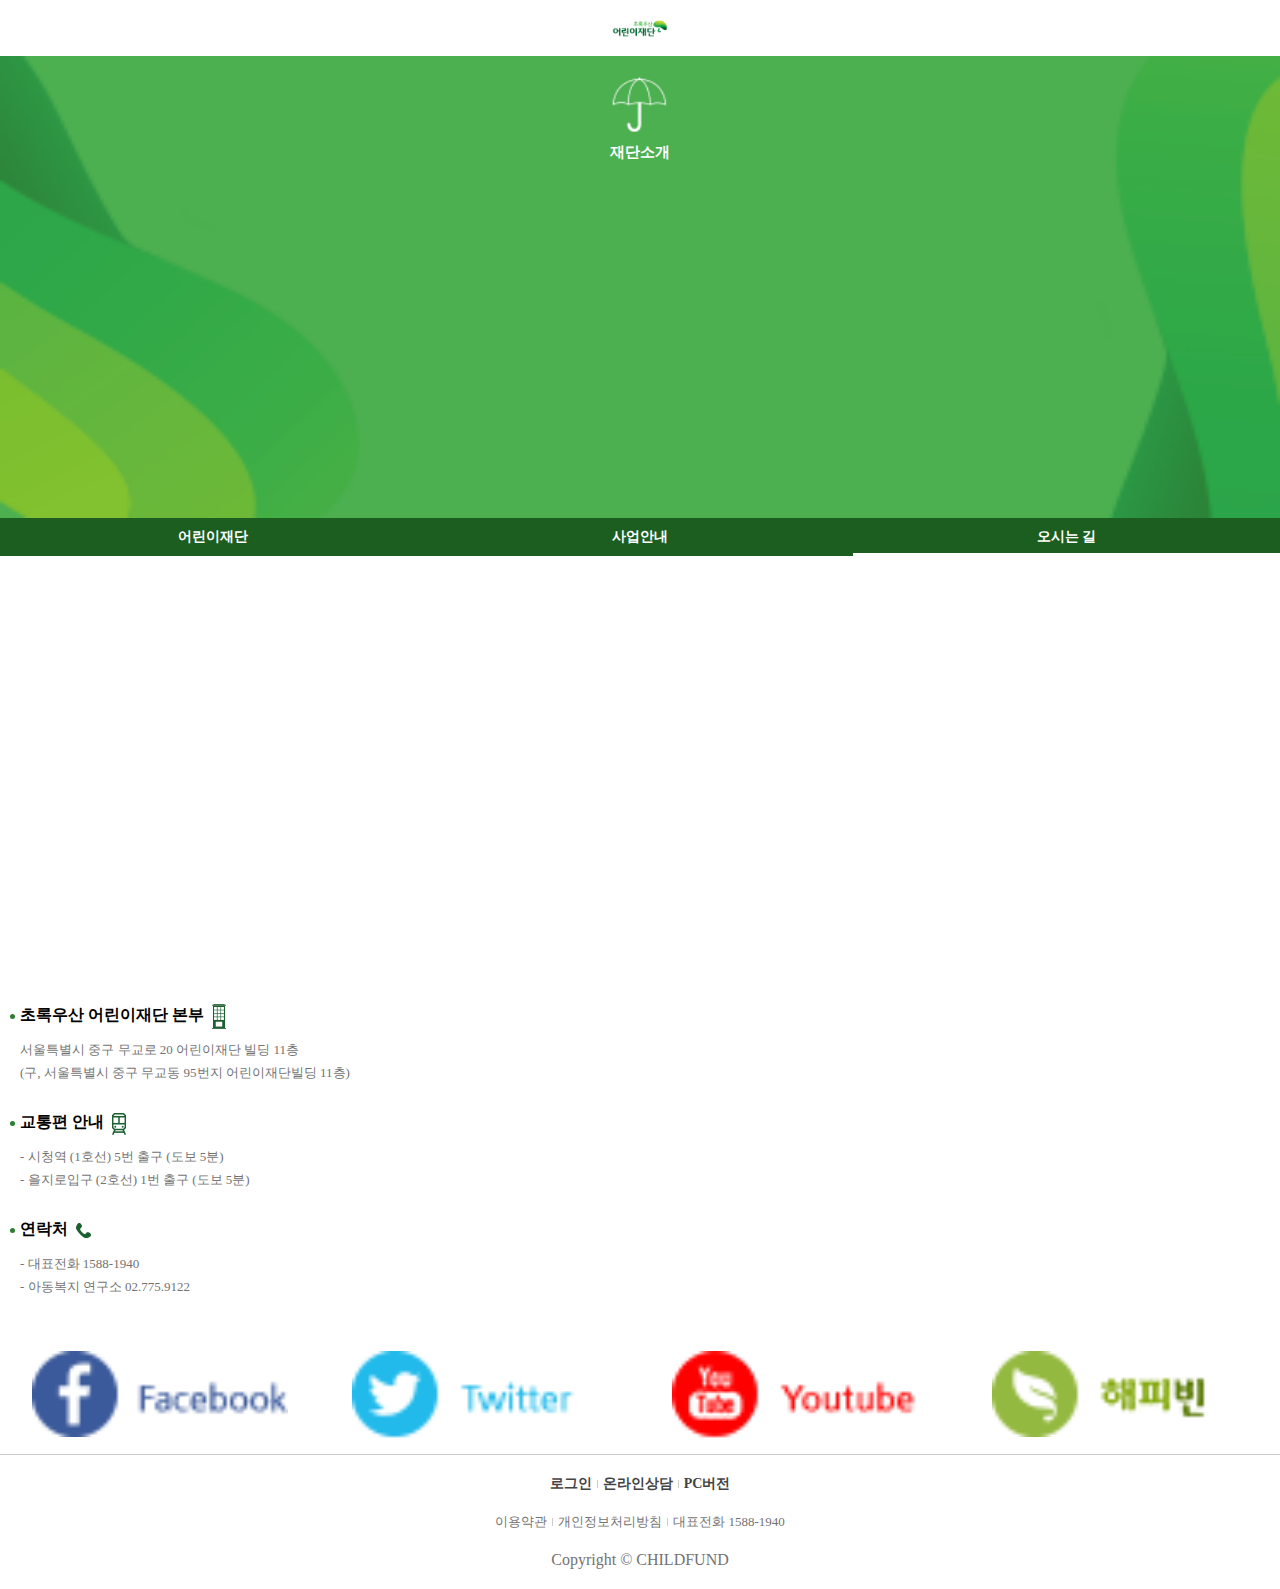
<file: green_umbrella/intro-location.html>
<!DOCTYPE html>
<html lang="ko">
    <head>
        <title>::초록우산::</title>
        <meta charset="utf-8" />
        <meta name="viewport" content="user-scalable=no, initial-scale=1.0, maximum-scale=1.0, minimum-scale=1.0, width=device-width" /> 
        
        
        <!-- Style Sheet -->
        <link rel="stylesheet" href="https://use.fontawesome.com/releases/v5.0.13/css/all.css" integrity="sha384-DNOHZ68U8hZfKXOrtjWvjxusGo9WQnrNx2sqG0tfsghAvtVlRW3tvkXWZh58N9jp" crossorigin="anonymous"> <!-- font awsome -->
        <link rel="stylesheet" type="text/css" href="css/slick.css" /> <!-- slick -->
        <link rel="stylesheet" type="text/css" href="css/intro.css" />
        
        
        <!-- JavaScript -->
        <script src="https://code.jquery.com/jquery-2.2.0.min.js" type="text/javascript"></script>
        <script type="text/javascript" src="js/slick.js" ></script> <!-- slick -->
    </head>
    <body>
        <!-- left menu start -->
        <div id="leftSidenav" class="sidenav leftSide">
            <div class="menu">
                <ul>
                    <li>
                        <a href="support-regular.html">
                            <img src="images/slice/0-1-main---menu_03.png" alt="" />
                            <p>정기후원</p>
                        </a>
                    </li>
                    <li>
                        <a href="support-temporary.html">
                            <img src="images/slice/0-1-main---menu_05.png" alt="" />
                            <p>일시후원</p>
                        </a>
                    </li>
                    <li>
                        <a href="support-sponsorship.html">
                            <img src="images/slice/0-1-main---menu_07.png" alt="" />
                            <p>결연후원</p>
                        </a>
                    </li>
                </ul>
            </div>
            
            <ul class="outerMenu">
                <li>
                    <button class="accordion">재단소개</button>
                    <ul class="innerMenu first">
                        <li><a href="intro-company.html">어린이 재단</a></li>
                        <li><a href="intro-business.html">사업안내</a></li>
                        <li><a href="intro-location.html">오시는 길</a></li>
                    </ul>
                </li>
                <li>
                    <button class="accordion">후원하기</button>
                    <ul class="innerMenu second">
                        <li><a href="support-regular.html">정기후원</a></li>
                        <li><a href="support-temporary.html">일시후원</a></li>
                        <li><a href="support-sponsorship.html">결연후원</a></li>
                    </ul>
                </li>
                <li>
                    <button class="accordion">캠페인</button>
                    <ul class="innerMenu third">
                        <li><a href="#">재단 캠페인</a></li>
                        <li><a href="#">소셜펀딩</a></li>
                    </ul>
                </li>
                <li>
                    <button class="accordion">나눔활동</button>
                    <ul class="innerMenu fourth">
                        <li><a href="#">나눔소식</a></li>
                        <li><a href="#">자원봉사</a></li>
                    </ul>
                </li>
            </ul>
            <div class="exit leftExit">
                <a href="javascript:void(0)" class="closebtn" onclick="closeLeft()">&times;</a>
            </div>
        </div>
        <!-- left menu end -->
        
        <!-- my page start -->
        <div id="rightSidenav" class="sidenav rightSide">
            <div class="upperWrap">
                <div class="loginBtn">
                    <a href="login.html">로그인</a>
                </div>
                <div class="joinBtn">
                    <a href="#">회원가입</a>
                </div>
            </div>
            <p>로그인 하시면 더 많은 서비스를</p>
            <p>이용하실 수 있습니다.</p>
            <ul class="history">
                <li><a href="#">후원 내역</a></li>
                <li><a href="#">봉사활동 내역</a></li>
                <li><a href="#">캠페인 참여 내역</a></li>
                <li><a href="#">결연아동</a></li>
                <li><a href="#">문의/상담</a></li>
            </ul>
            
            <div class="exit rightExit">
                <a href="javascript:void(0)" class="closebtn" onclick="closeRight()">&times;</a>
            </div>
        </div>
        <!-- my page end -->
        <div id="panel_cover"></div>
        
        
        <div id="wrap">
            <!-- header start -->
            <header id="header">
                <div class="panel">
                    <i class="fas fa-bars" onclick="openLeft()"></i>
                </div>
                
                <h1>
                    <a href="index.html">
                        <img src="images/logo.jpg" alt="logo" />
                    </a>
                </h1>
                
                <div class="login">
                    <i class="far fa-user" onclick="openRight()"></i>
                </div>
            </header>
            <!-- header end -->
            
            <!-- **************************** contents **************************** -->
            <div class="tabs">
                <img src="images/slice/images/1-1-%EC%96%B4%EB%A6%B0%EC%9D%B4-%EC%9E%AC%EB%8B%A8_02.png" alt="" />
                <div class="main_icon">
                    <img src="images/slice/images/1-1-%EC%96%B4%EB%A6%B0%EC%9D%B4-%EC%9E%AC%EB%8B%A8_04.png" alt="" />
                    <p>재단소개</p>
                </div>
                
                <ul class="tab-links cf">
                    <li><a href="intro-company.html">어린이재단</a></li>
                    <li><a href="intro-business.html">사업안내</a></li>
                    <li class="active_tab"><a href="intro-location.html">오시는 길</a></li>
                </ul>

                <div class="tab-content">
                    <!-- 오시는 길 -->
                    <div id="tab3" class="tab">
                        <div class="map">
                            <iframe src="https://www.google.com/maps/embed?pb=!1m18!1m12!1m3!1d3162.4686814443644!2d126.97736331541225!3d37.5675799797977!2m3!1f0!2f0!3f0!3m2!1i1024!2i768!4f13.1!3m3!1m2!1s0x357ca2edb818fb13%3A0x6af25efc9a3df895!2z7LSI66Gd7Jqw7IKw!5e0!3m2!1sko!2skr!4v1527230293446" width="100%" height="350px" frameborder="0" style="border:0" allowfullscreen></iframe>
                        </div>
                        
                        <ul class="transport">
                            <li>
                                <h5>초록우산 어린이재단 본부</h5>
                                <img src="images/slice/images/1-3-%EC%98%A4%EC%8B%9C%EB%8A%94-%EA%B8%B8_03.png" alt="" />
                                <p>서울특별시 중구 무교로 20 어린이재단 빌딩 11층</p>
                                <p>(구, 서울특별시 중구 무교동 95번지 어린이재단빌딩 11층)</p>
                            </li>
                            <li>
                                <h5>교통편 안내</h5>
                                <img src="images/slice/images/1-3-%EC%98%A4%EC%8B%9C%EB%8A%94-%EA%B8%B8_07.png" alt="" />
                                <p>- 시청역 (1호선) 5번 출구 (도보 5분)</p>
                                <p>- 을지로입구 (2호선) 1번 출구 (도보 5분)</p>
                            </li>
                            <li>
                                <h5>연락처</h5>
                                <img src="images/slice/images/1-3-%EC%98%A4%EC%8B%9C%EB%8A%94-%EA%B8%B8_11.png" alt="" />
                                <p>- 대표전화 1588-1940</p>
                                <p>- 아동복지 연구소 02.775.9122</p>
                            </li>
                        </ul>
                    </div>
                </div>
            </div>
            
            
            
            
            
            
            <!-- **************************** contents **************************** -->
            
            <!-- footer start -->
            <footer id="footer">
                <div class="footerTop">
                    <ul class="cf">
                        <li>
                            <a href="#">
                                <img src="images/slice/0-0-main_30.png" alt="" />
                            </a>
                        </li>
                        <li>
                            <a href="#">
                                <img src="images/slice/0-0-main_32.png" alt="" />
                            </a>
                        </li>
                        <li>
                            <a href="#">
                                <img src="images/slice/0-0-main_34.png" alt="" />
                            </a>
                        </li>
                        <li>
                            <a href="#">
                                <img src="images/slice/0-0-main_36.png" alt="" />
                            </a>
                        </li>
                    </ul>
                </div>
                
                <div class="footerBottom">
                    <ul class="function">
                        <li><a href="login.html">로그인</a></li>
                        <li><a href="#">온라인상담</a></li>
                        <li><a href="#">PC버전</a></li>
                    </ul>
                    
                    <ul class="information">
                        <li><a href="#">이용약관</a></li>
                        <li><a href="#">개인정보처리방침</a></li>
                        <li><a href="#">대표전화 1588-1940</a></li>
                    </ul>
                    
                    <p>Copyright &copy; CHILDFUND</p>
                </div>
            </footer>
            <!-- footer end -->
        </div>
        
        <script type="text/javascript" src="js/active.js"></script>
    </body>
</html>
</file>
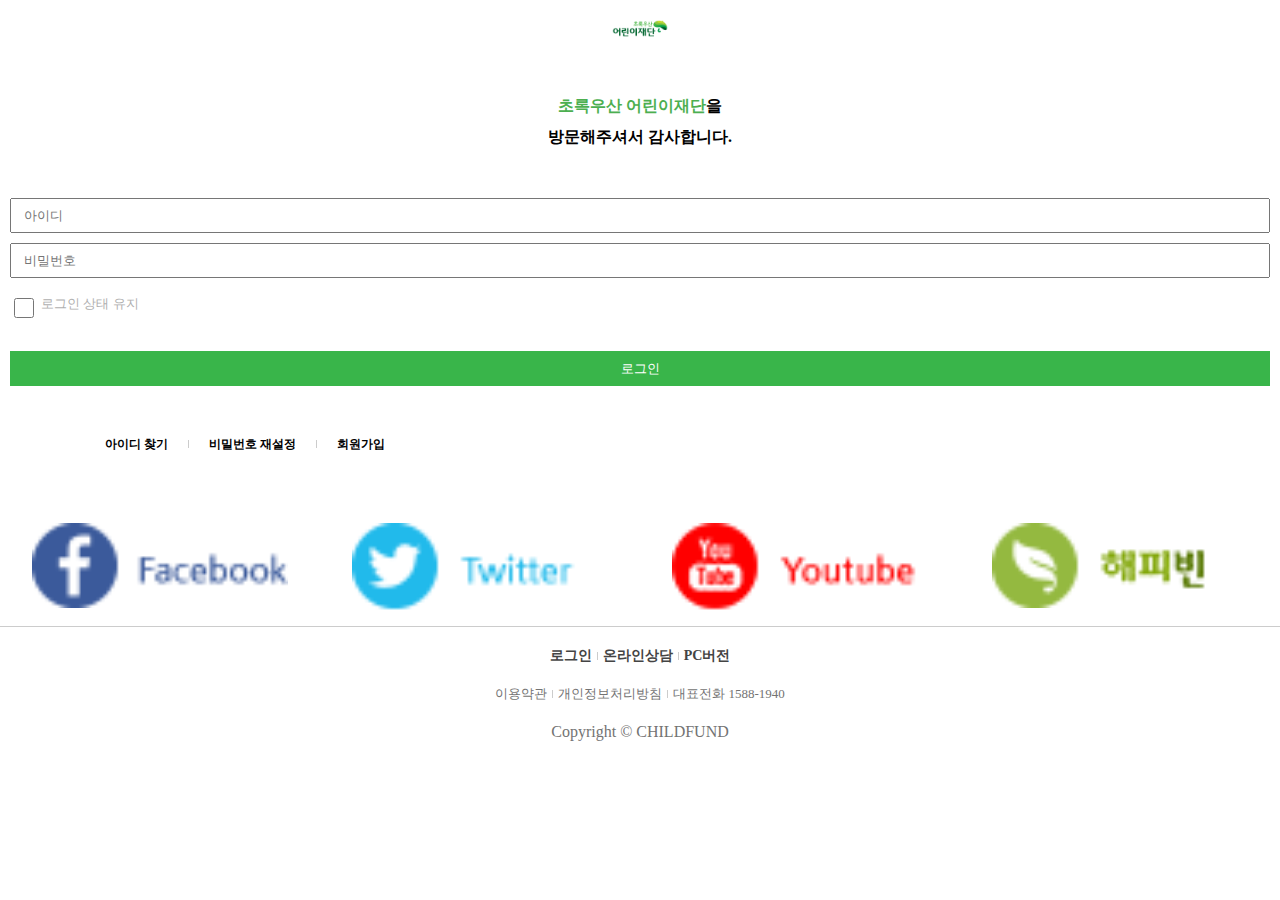
<file: green_umbrella/login.html>
<!DOCTYPE html>
<html lang="ko">
    <head>
        <title>::초록우산::</title>
        <meta charset="utf-8" />
        <meta name="viewport" content="user-scalable=no, initial-scale=1.0, maximum-scale=1.0, minimum-scale=1.0, width=device-width" /> 
        
        
        <!-- Style Sheet -->
        <link rel="stylesheet" href="https://use.fontawesome.com/releases/v5.0.13/css/all.css" integrity="sha384-DNOHZ68U8hZfKXOrtjWvjxusGo9WQnrNx2sqG0tfsghAvtVlRW3tvkXWZh58N9jp" crossorigin="anonymous"> <!-- font awsome -->
        <link rel="stylesheet" type="text/css" href="css/slick.css" /> <!-- slick -->
        <link rel="stylesheet" type="text/css" href="css/login.css" />
        
        
        <!-- JavaScript -->
        <script src="https://code.jquery.com/jquery-2.2.0.min.js" type="text/javascript"></script>
        <script type="text/javascript" src="js/slick.js" ></script> <!-- slick -->
        
        <script type="text/javascript">
            $(document).on('ready', function() {
                $(".lazy").slick({
                    slidesToShow:1,
                    slidesToScroll:1,
                    autoplay: true,
                    autoplaySpeed: 3000,
                    lazyLoad: 'ondemand', // ondemand progressive anticipated
                    infinite: true,
                    arrows: false,
                    dots: true
                });
            });
        </script>
    </head>
    <body>
        <!-- left menu start -->
        <div id="leftSidenav" class="sidenav leftSide">
            <div class="menu">
                <ul>
                    <li>
                        <a href="support-regular.html">
                            <img src="images/slice/0-1-main---menu_03.png" alt="" />
                            <p>정기후원</p>
                        </a>
                    </li>
                    <li>
                        <a href="support-temporary.html">
                            <img src="images/slice/0-1-main---menu_05.png" alt="" />
                            <p>일시후원</p>
                        </a>
                    </li>
                    <li>
                        <a href="support-sponsorship.html">
                            <img src="images/slice/0-1-main---menu_07.png" alt="" />
                            <p>결연후원</p>
                        </a>
                    </li>
                </ul>
            </div>
            
            <ul class="outerMenu">
                <li>
                    <button class="accordion">재단소개</button>
                    <ul class="innerMenu first">
                        <li><a href="intro-company.html">어린이 재단</a></li>
                        <li><a href="intro-business.html">사업안내</a></li>
                        <li><a href="intro-location.html">오시는 길</a></li>
                    </ul>
                </li>
                <li>
                    <button class="accordion">후원하기</button>
                    <ul class="innerMenu second">
                        <li><a href="support-regular.html">정기후원</a></li>
                        <li><a href="support-temporary.html">일시후원</a></li>
                        <li><a href="support-sponsorship.html">결연후원</a></li>
                    </ul>
                </li>
                <li>
                    <button class="accordion">캠페인</button>
                    <ul class="innerMenu third">
                        <li><a href="#">재단 캠페인</a></li>
                        <li><a href="#">소셜펀딩</a></li>
                    </ul>
                </li>
                <li>
                    <button class="accordion">나눔활동</button>
                    <ul class="innerMenu fourth">
                        <li><a href="#">나눔소식</a></li>
                        <li><a href="#">자원봉사</a></li>
                    </ul>
                </li>
            </ul>
            <div class="exit leftExit">
                <a href="javascript:void(0)" class="closebtn" onclick="closeLeft()">&times;</a>
            </div>
        </div>
        <!-- left menu end -->
        
        <!-- my page start -->
        <div id="rightSidenav" class="sidenav rightSide">
            <div class="upperWrap">
                <div class="loginBtn">
                    <a href="#">로그인</a>
                </div>
                <div class="joinBtn">
                    <a href="#">회원가입</a>
                </div>
            </div>
            <p>로그인 하시면 더 많은 서비스를</p>
            <p>이용하실 수 있습니다.</p>
            <ul class="history">
                <li><a href="#">후원 내역</a></li>
                <li><a href="#">봉사활동 내역</a></li>
                <li><a href="#">캠페인 참여 내역</a></li>
                <li><a href="#">결연아동</a></li>
                <li><a href="#">문의/상담</a></li>
            </ul>
            
            <div class="exit rightExit">
                <a href="javascript:void(0)" class="closebtn" onclick="closeRight()">&times;</a>
            </div>
        </div>
        <!-- my page end -->
        <div id="panel_cover"></div>
        
        
        <div id="wrap">
            <!-- header start -->
            <header id="header">
                <div class="panel">
                    <i class="fas fa-bars" onclick="openLeft()"></i>
                </div>
                
                <h1>
                    <a href="index.html">
                        <img src="images/logo.jpg" alt="logo" />
                    </a>
                </h1>
                
                <div class="login">
                    <i class="far fa-user" onclick="openRight()"></i>
                </div>
            </header>
            <!-- header end -->
            
            
            <!-- **************************** contents **************************** -->
            
            
            
            
            <div class="contents">
                <h4><span>초록우산 어린이재단</span>을</h4>
                <h4>방문해주셔서 감사합니다.</h4>

                <form action="#" method="post">
                    <input type="text" class="id" name="id" placeholder="아이디">
                    <input type="password" class="pw" name="pw" placeholder="비밀번호">
                    <input type="checkbox" class="chkBox">
                    <p>로그인 상태 유지</p>
                    <input type="submit" class="submitBtn" value="로그인">
                </form>
                
                <ul class="cf">
                    <li><a href="#">아이디 찾기</a></li>
                    <li><a href="#">비밀번호 재설정</a></li>
                    <li><a href="#">회원가입</a></li>
                </ul>
            </div>
            
            
            
            
            <!-- **************************** contents **************************** -->
            
            <!-- footer start -->
            <footer id="footer">
                <div class="footerTop">
                    <ul class="cf">
                        <li>
                            <a href="#">
                                <img src="images/slice/0-0-main_30.png" alt="" />
                            </a>
                        </li>
                        <li>
                            <a href="#">
                                <img src="images/slice/0-0-main_32.png" alt="" />
                            </a>
                        </li>
                        <li>
                            <a href="#">
                                <img src="images/slice/0-0-main_34.png" alt="" />
                            </a>
                        </li>
                        <li>
                            <a href="#">
                                <img src="images/slice/0-0-main_36.png" alt="" />
                            </a>
                        </li>
                    </ul>
                </div>
                
                <div class="footerBottom">
                    <ul class="function">
                        <li><a href="#">로그인</a></li>
                        <li><a href="#">온라인상담</a></li>
                        <li><a href="#">PC버전</a></li>
                    </ul>
                    
                    <ul class="information">
                        <li><a href="#">이용약관</a></li>
                        <li><a href="#">개인정보처리방침</a></li>
                        <li><a href="#">대표전화 1588-1940</a></li>
                    </ul>
                    
                    <p>Copyright &copy; CHILDFUND</p>
                </div>
            </footer>
            <!-- footer end -->
        </div>
        
        <script type="text/javascript" src="js/active.js"></script>
    </body>
</html>
</file>
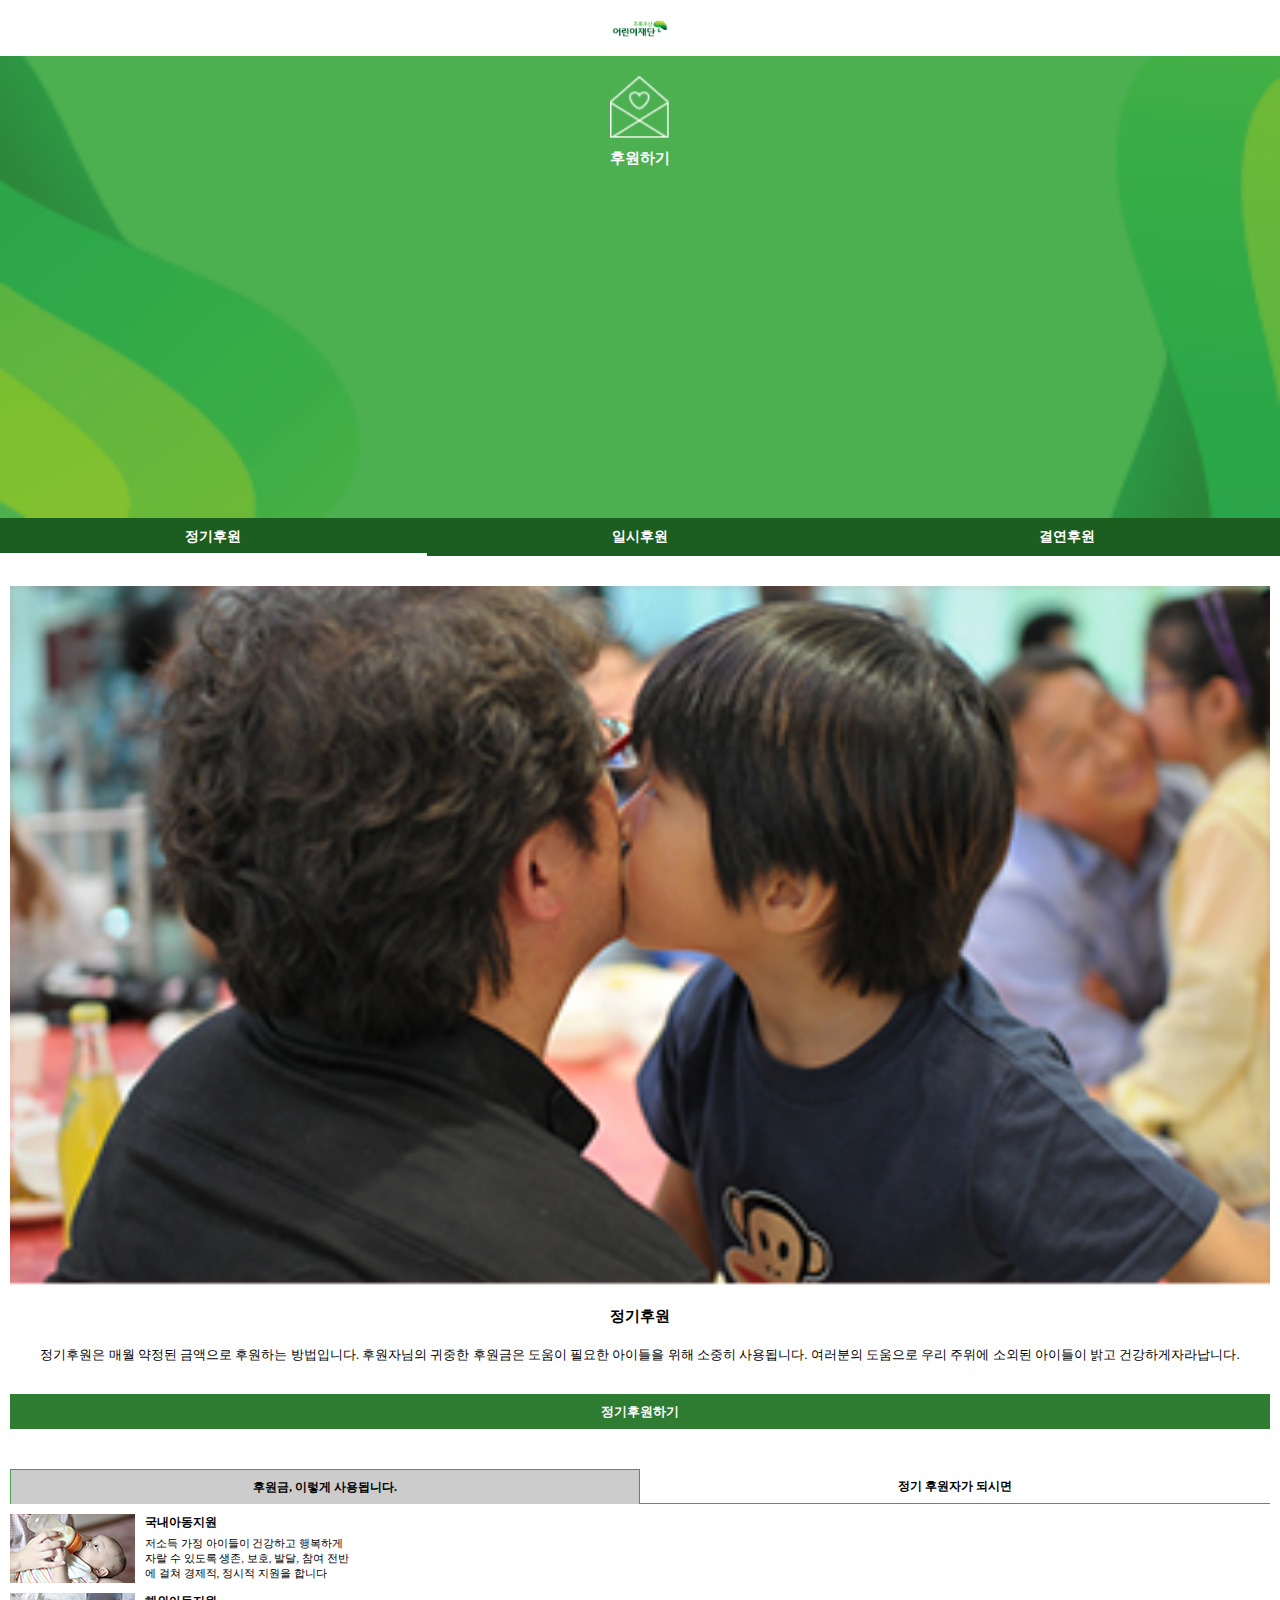
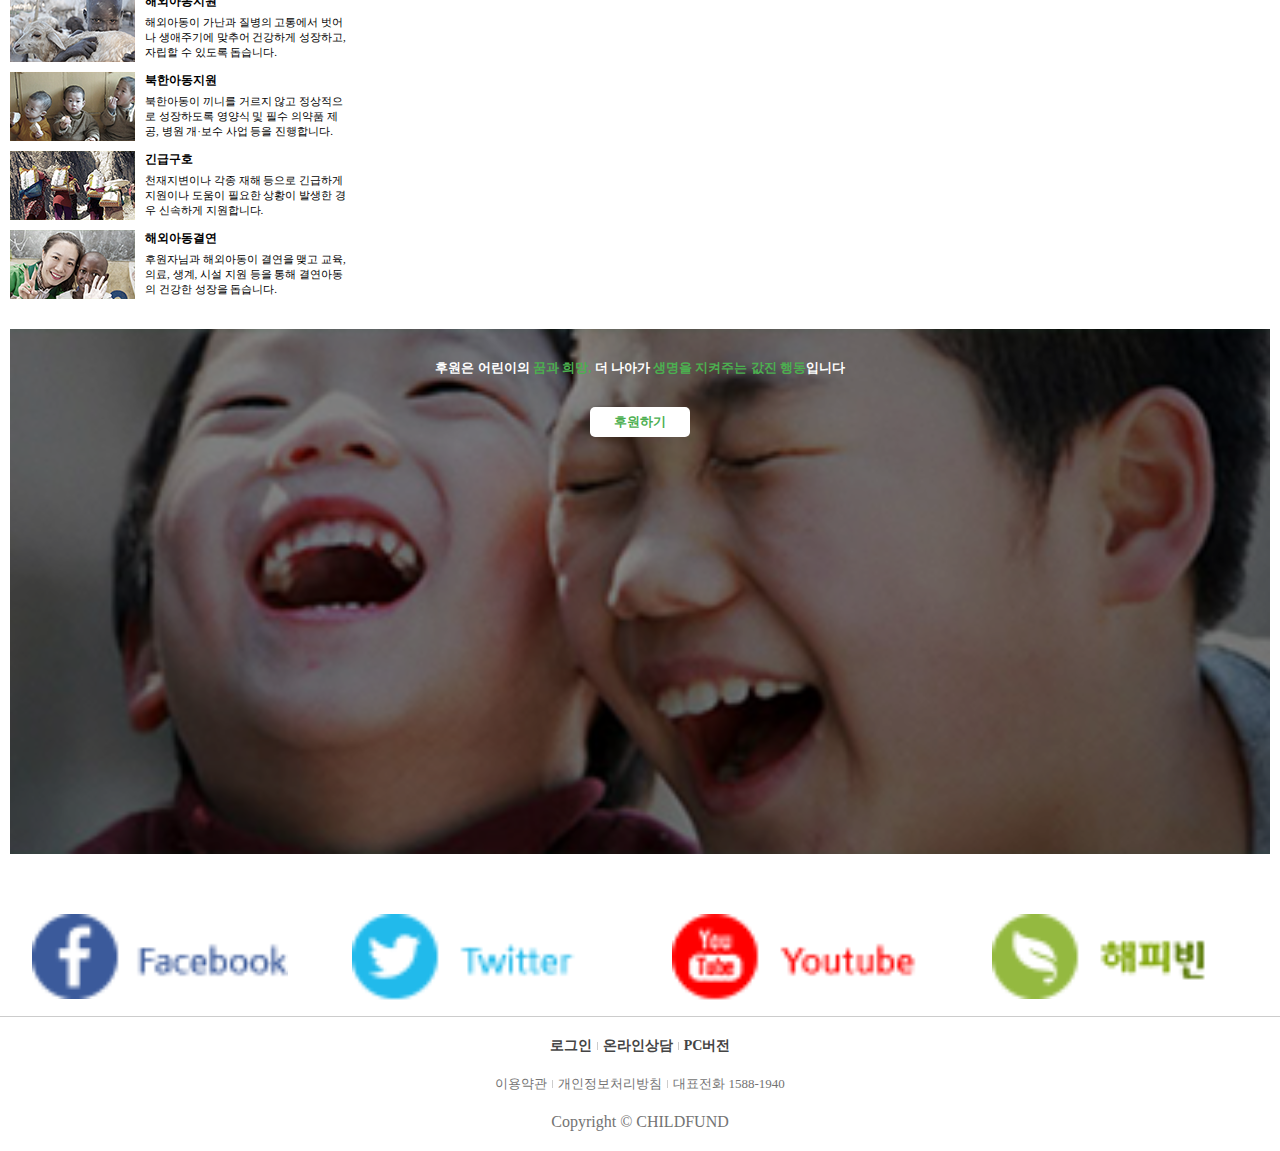
<file: green_umbrella/support-regular.html>
<!DOCTYPE html>
<html lang="ko">
    <head>
        <title>::초록우산::</title>
        <meta charset="utf-8" />
        <meta name="viewport" content="user-scalable=no, initial-scale=1.0, maximum-scale=1.0, minimum-scale=1.0, width=device-width" /> 
        
        
        <!-- Style Sheet -->
        <link rel="stylesheet" href="https://use.fontawesome.com/releases/v5.0.13/css/all.css" integrity="sha384-DNOHZ68U8hZfKXOrtjWvjxusGo9WQnrNx2sqG0tfsghAvtVlRW3tvkXWZh58N9jp" crossorigin="anonymous"> <!-- font awsome -->
        <link rel="stylesheet" type="text/css" href="css/slick.css" /> <!-- slick -->
        <link rel="stylesheet" type="text/css" href="css/support.css" />
        
        
        <!-- JavaScript -->
        <script src="https://code.jquery.com/jquery-2.2.0.min.js" type="text/javascript"></script>
        <script type="text/javascript" src="js/slick.js" ></script> <!-- slick -->
        
        <script type="text/javascript">
            $(document).on('ready', function() {
                $('.tabs .tab-links a').on('click', function(e) {
                    var currentAttrValue = $(this).attr('href');

                    // Show/Hide Tabs
                    $('.tabs ' + currentAttrValue).show().siblings().hide();

                    // Change/remove current tab to active
                    $(this).parent('li').addClass('tab_active').siblings().removeClass('tab_active');

                    e.preventDefault();
                });
            });
        </script>
    </head>
    <body>
        <!-- left menu start -->
        <div id="leftSidenav" class="sidenav leftSide">
            <div class="menu">
                <ul>
                    <li>
                        <a href="support-regular.html">
                            <img src="images/slice/0-1-main---menu_03.png" alt="" />
                            <p>정기후원</p>
                        </a>
                    </li>
                    <li>
                        <a href="support-temporary.html">
                            <img src="images/slice/0-1-main---menu_05.png" alt="" />
                            <p>일시후원</p>
                        </a>
                    </li>
                    <li>
                        <a href="support-sponsorship.html">
                            <img src="images/slice/0-1-main---menu_07.png" alt="" />
                            <p>결연후원</p>
                        </a>
                    </li>
                </ul>
            </div>
            
            <ul class="outerMenu">
                <li>
                    <button class="accordion">재단소개</button>
                    <ul class="innerMenu first">
                        <li><a href="intro-company.html">어린이 재단</a></li>
                        <li><a href="intro-business.html">사업안내</a></li>
                        <li><a href="intro-location.html">오시는 길</a></li>
                    </ul>
                </li>
                <li>
                    <button class="accordion">후원하기</button>
                    <ul class="innerMenu second">
                        <li><a href="support-regular.html">정기후원</a></li>
                        <li><a href="support-temporary.html">일시후원</a></li>
                        <li><a href="support-sponsorship.html">결연후원</a></li>
                    </ul>
                </li>
                <li>
                    <button class="accordion">캠페인</button>
                    <ul class="innerMenu third">
                        <li><a href="#">재단 캠페인</a></li>
                        <li><a href="#">소셜펀딩</a></li>
                    </ul>
                </li>
                <li>
                    <button class="accordion">나눔활동</button>
                    <ul class="innerMenu fourth">
                        <li><a href="#">나눔소식</a></li>
                        <li><a href="#">자원봉사</a></li>
                    </ul>
                </li>
            </ul>
            <div class="exit leftExit">
                <a href="javascript:void(0)" class="closebtn" onclick="closeLeft()">&times;</a>
            </div>
        </div>
        <!-- left menu end -->
        
        <!-- my page start -->
        <div id="rightSidenav" class="sidenav rightSide">
            <div class="upperWrap">
                <div class="loginBtn">
                    <a href="login.html">로그인</a>
                </div>
                <div class="joinBtn">
                    <a href="#">회원가입</a>
                </div>
            </div>
            <p>로그인 하시면 더 많은 서비스를</p>
            <p>이용하실 수 있습니다.</p>
            <ul class="history">
                <li><a href="#">후원 내역</a></li>
                <li><a href="#">봉사활동 내역</a></li>
                <li><a href="#">캠페인 참여 내역</a></li>
                <li><a href="#">결연아동</a></li>
                <li><a href="#">문의/상담</a></li>
            </ul>
            
            <div class="exit rightExit">
                <a href="javascript:void(0)" class="closebtn" onclick="closeRight()">&times;</a>
            </div>
        </div>
        <!-- my page end -->
        <div id="panel_cover"></div>
        
        
        <div id="wrap">
            <!-- header start -->
            <header id="header">
                <div class="panel">
                    <i class="fas fa-bars" onclick="openLeft()"></i>
                </div>
                
                <h1>
                    <a href="index.html">
                        <img src="images/logo.jpg" alt="logo" />
                    </a>
                </h1>
                
                <div class="login">
                    <i class="far fa-user" onclick="openRight()"></i>
                </div>
            </header>
            <!-- header end -->
            
            <!-- **************************** contents **************************** -->
            <div class="content_menu">
                <img src="images/slice/images/1-1-%EC%96%B4%EB%A6%B0%EC%9D%B4-%EC%9E%AC%EB%8B%A8_02.png" alt="" />
                <div class="main_icon">
                    <img src="images/slice/images/2-1-%EC%A0%95%EA%B8%B0%ED%9B%84%EC%9B%90_03.png" alt="" />
                    <p>후원하기</p>
                </div>
                
                <ul class="sub_menu cf">
                    <li class="active_tab"><a href="support-regular.html">정기후원</a></li>
                    <li><a href="support-temporary.html">일시후원</a></li>
                    <li><a href="support-sponsorship.html">결연후원</a></li>
                </ul>

                <div class="content">
                    <!-- 어린이재단 -->
                    <img src="images/slice/images/2-1-%EC%A0%95%EA%B8%B0%ED%9B%84%EC%9B%90_07.png" alt="" />
                    
                    <h5>정기후원</h5>
                    <p>정기후원은 매월 약정된 금액으로 후원하는 방법입니다. 후원자님의 귀중한 후원금은 도움이 필요한 아이들을 위해 소중히 사용됩니다. 여러분의 도움으로 우리 주위에 소외된 아이들이 밝고 건강하게자라납니다.</p>
                    
                    <div class="supportBtn">
                        <a href="#">정기후원하기</a>
                    </div>
                    
                    <div class="tabs">
                        <ul class="tab-links">
                            <li class="tab_active"><a href="#tab1">후원금, 이렇게 사용됩니다.</a></li>
                            <li><a href="#tab2">정기 후원자가 되시면</a></li>
                        </ul>

                        <div class="tab-content">
                            <div id="tab1" class="tab tab_active">
                                <ul>
                                    <li>
                                        <div class="view">
                                            <img src="images/slice/images/2-1-%EC%A0%95%EA%B8%B0%ED%9B%84%EC%9B%90_10.png" alt="" />
                                        </div>
                                        <div class="info">
                                            <h5>국내아동지원</h5>
                                            <p>저소득 가정 아이들이 건강하고 행복하게 자랄 수 있도록 생존, 보호, 발달, 참여 전반에 걸쳐 경제적, 정시적 지원을 합니다</p>
                                        </div>    
                                    </li>
                                    <li>
                                        <div class="view">
                                            <img src="images/slice/images/2-1-%EC%A0%95%EA%B8%B0%ED%9B%84%EC%9B%90_13.png" alt="" />
                                        </div>
                                        <div class="info">
                                            <h5>해외아동지원</h5>
                                            <p>해외아동이 가난과 질병의 고통에서 벗어나 생애주기에 맞추어 건강하게 성장하고, 자립할 수 있도록 돕습니다.</p>
                                        </div>    
                                    </li>
                                    <li>
                                        <div class="view">
                                            <img src="images/slice/images/2-1-%EC%A0%95%EA%B8%B0%ED%9B%84%EC%9B%90_15.png" alt="" />
                                        </div>
                                        <div class="info">
                                            <h5>북한아동지원</h5>
                                            <p>북한아동이 끼니를 거르지 않고 정상적으로 성장하도록 영양식 및 필수 의약품 제공, 병원 개·보수 사업 등을 진행합니다.</p>
                                        </div>    
                                    </li>
                                    <li>
                                        <div class="view">
                                            <img src="images/slice/images/2-1-%EC%A0%95%EA%B8%B0%ED%9B%84%EC%9B%90_17.png" alt="" />
                                        </div>
                                        <div class="info">
                                            <h5>긴급구호</h5>
                                            <p>천재지변이나 각종 재해 등으로 긴급하게 지원이나 도움이 필요한 상황이 발생한 경우 신속하게 지원합니다.</p>
                                        </div>    
                                    </li>
                                    <li>
                                        <div class="view">
                                            <img src="images/slice/images/2-1-%EC%A0%95%EA%B8%B0%ED%9B%84%EC%9B%90_19.png" alt="" />
                                        </div>
                                        <div class="info">
                                            <h5>해외아동결연</h5>
                                            <p>후원자님과 해외아동이 결연을 맺고 교육, 의료, 생계, 시설 지원 등을 통해 결연아동의 건강한 성장을 돕습니다.</p>
                                        </div>    
                                    </li>
                                </ul>
                                
                            </div>

                            <div id="tab2" class="tab">
                                <p>좋습니다</p>
                            </div>
                        </div>
                        
                        
                        <div class="support">
                            <img src="images/slice/0-0-main_25.png" alt="" />
                            <div class="cover">
                                <p>후원은 어린이의 <span>꿈과 희망,</span> 더 나아가 <span>생명을 지켜주는 값진 행동</span>입니다</p>
                                <div class="moreBtn">
                                    <a href="#">후원하기</a>
                                </div>
                            </div>
                        </div>
                        
                    </div>
                </div>
            </div>
            
            
            
            
            
            
            <!-- **************************** contents **************************** -->
            
            <!-- footer start -->
            <footer id="footer">
                <div class="footerTop">
                    <ul class="cf">
                        <li>
                            <a href="#">
                                <img src="images/slice/0-0-main_30.png" alt="" />
                            </a>
                        </li>
                        <li>
                            <a href="#">
                                <img src="images/slice/0-0-main_32.png" alt="" />
                            </a>
                        </li>
                        <li>
                            <a href="#">
                                <img src="images/slice/0-0-main_34.png" alt="" />
                            </a>
                        </li>
                        <li>
                            <a href="#">
                                <img src="images/slice/0-0-main_36.png" alt="" />
                            </a>
                        </li>
                    </ul>
                </div>
                
                <div class="footerBottom">
                    <ul class="function">
                        <li><a href="login.html">로그인</a></li>
                        <li><a href="#">온라인상담</a></li>
                        <li><a href="#">PC버전</a></li>
                    </ul>
                    
                    <ul class="information">
                        <li><a href="#">이용약관</a></li>
                        <li><a href="#">개인정보처리방침</a></li>
                        <li><a href="#">대표전화 1588-1940</a></li>
                    </ul>
                    
                    <p>Copyright &copy; CHILDFUND</p>
                </div>
            </footer>
            <!-- footer end -->
        </div>
        
        <script type="text/javascript" src="js/active.js"></script>
    </body>
</html>
</file>
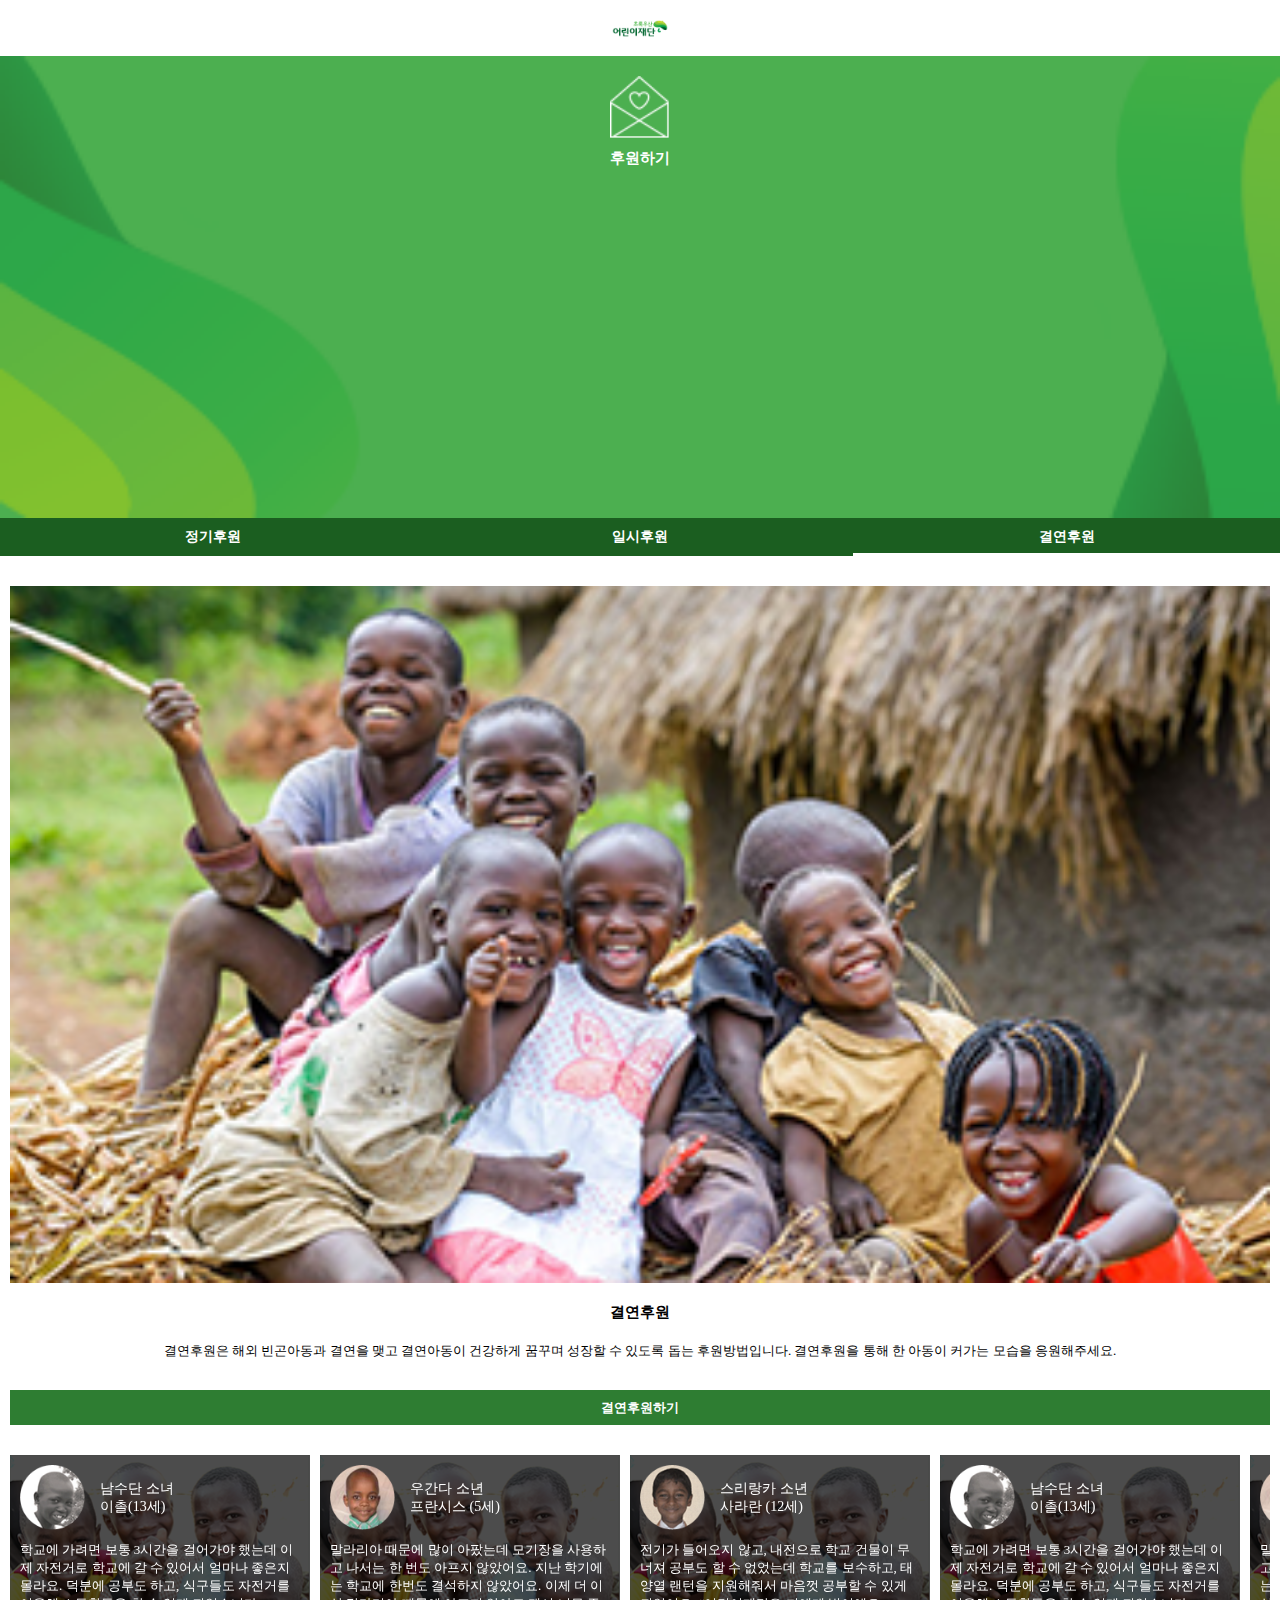
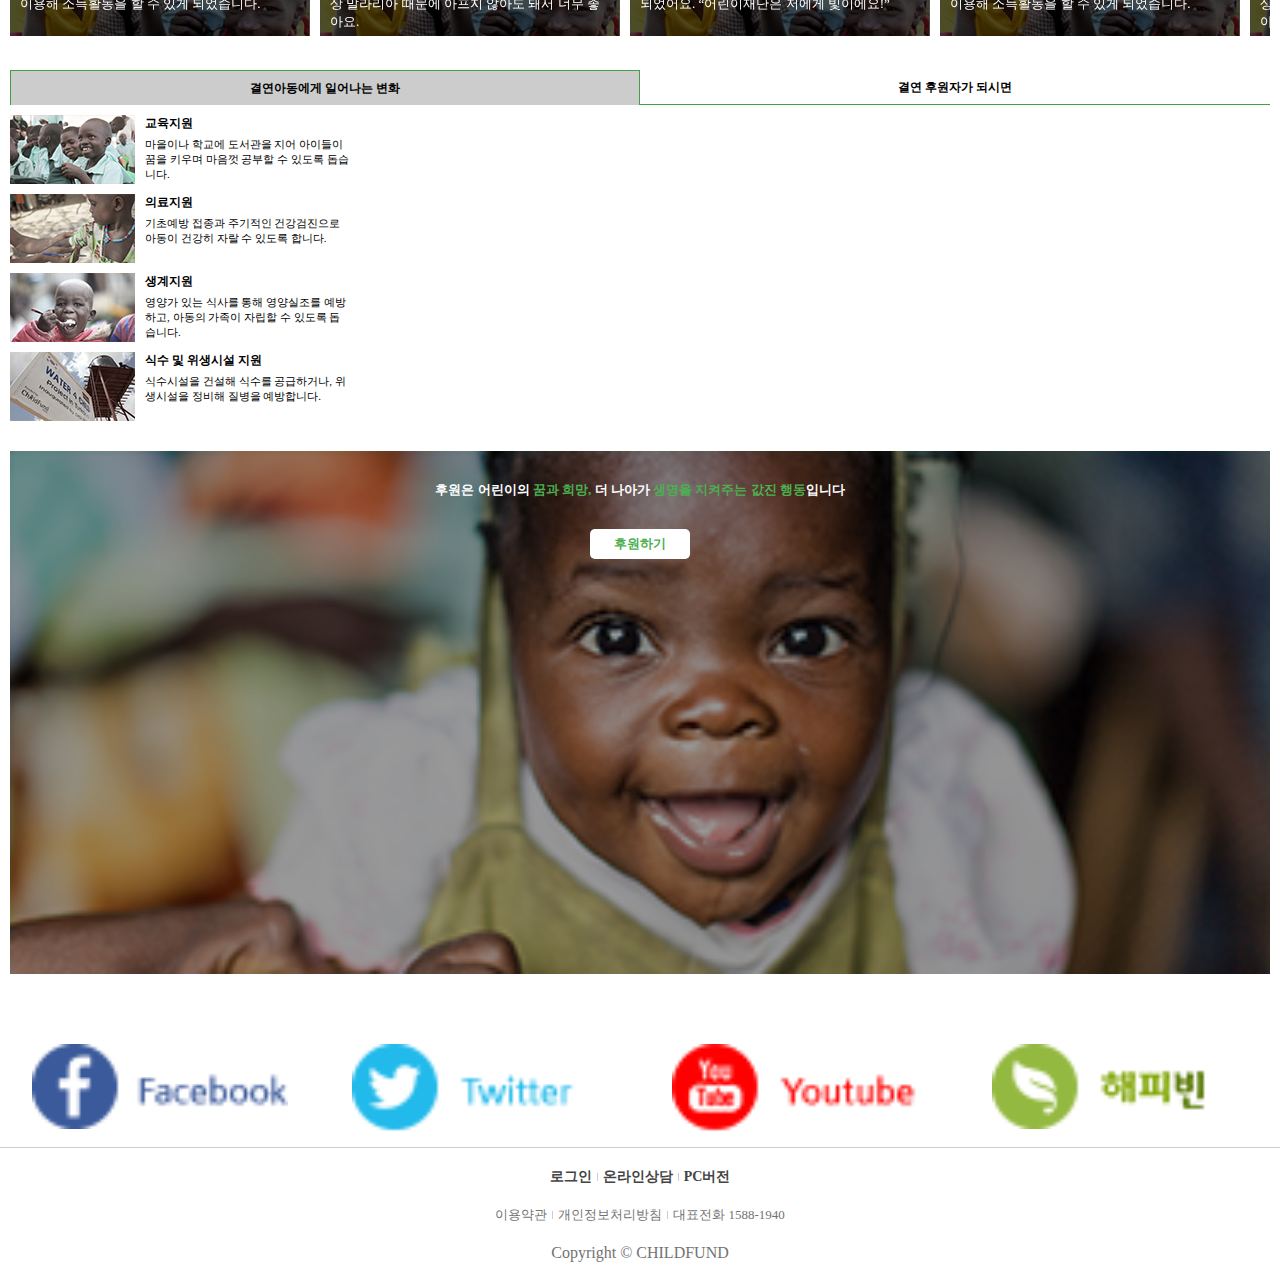
<file: green_umbrella/support-sponsorship.html>
<!DOCTYPE html>
<html lang="ko">
    <head>
        <title>::초록우산::</title>
        <meta charset="utf-8" />
        <meta name="viewport" content="user-scalable=no, initial-scale=1.0, maximum-scale=1.0, minimum-scale=1.0, width=device-width" /> 
        
        
        <!-- Style Sheet -->
        <link rel="stylesheet" href="https://use.fontawesome.com/releases/v5.0.13/css/all.css" integrity="sha384-DNOHZ68U8hZfKXOrtjWvjxusGo9WQnrNx2sqG0tfsghAvtVlRW3tvkXWZh58N9jp" crossorigin="anonymous"> <!-- font awsome -->
        <link rel="stylesheet" type="text/css" href="css/slick.css" /> <!-- slick -->
        <link rel="stylesheet" type="text/css" href="css/support.css" />
        
        
        <!-- JavaScript -->
        <script src="https://code.jquery.com/jquery-2.2.0.min.js" type="text/javascript"></script>
        <script type="text/javascript" src="js/slick.js" ></script> <!-- slick -->
        
        <script type="text/javascript">
            $(document).on('ready', function() {
                $('.tabs .tab-links a').on('click', function(e) {
                    var currentAttrValue = $(this).attr('href');

                    // Show/Hide Tabs
                    $('.tabs ' + currentAttrValue).show().siblings().hide();

                    // Change/remove current tab to active
                    $(this).parent('li').addClass('tab_active').siblings().removeClass('tab_active');

                    e.preventDefault();
                });
                $(".lazy").slick({
                    slidesToShow:1,
                    slidesToScroll:1,
                    arrows: false,
                    lazyLoad: 'ondemand', // ondemand progressive anticipated
                    infinite: true,
                    variableWidth: true,
                    autoplay: true,
                    autoplaySpeed: 3000
                });
            });
        </script>
    </head>
    <body>
        <!-- left menu start -->
        <div id="leftSidenav" class="sidenav leftSide">
            <div class="menu">
                <ul>
                    <li>
                        <a href="support-regular.html">
                            <img src="images/slice/0-1-main---menu_03.png" alt="" />
                            <p>정기후원</p>
                        </a>
                    </li>
                    <li>
                        <a href="support-temporary.html">
                            <img src="images/slice/0-1-main---menu_05.png" alt="" />
                            <p>일시후원</p>
                        </a>
                    </li>
                    <li>
                        <a href="support-sponsorship.html">
                            <img src="images/slice/0-1-main---menu_07.png" alt="" />
                            <p>결연후원</p>
                        </a>
                    </li>
                </ul>
            </div>
            
            <ul class="outerMenu">
                <li>
                    <button class="accordion">재단소개</button>
                    <ul class="innerMenu first">
                        <li><a href="intro-company.html">어린이 재단</a></li>
                        <li><a href="intro-business.html">사업안내</a></li>
                        <li><a href="intro-location.html">오시는 길</a></li>
                    </ul>
                </li>
                <li>
                    <button class="accordion">후원하기</button>
                    <ul class="innerMenu second">
                        <li><a href="support-regular.html">정기후원</a></li>
                        <li><a href="support-temporary.html">일시후원</a></li>
                        <li><a href="support-sponsorship.html">결연후원</a></li>
                    </ul>
                </li>
                <li>
                    <button class="accordion">캠페인</button>
                    <ul class="innerMenu third">
                        <li><a href="#">재단 캠페인</a></li>
                        <li><a href="#">소셜펀딩</a></li>
                    </ul>
                </li>
                <li>
                    <button class="accordion">나눔활동</button>
                    <ul class="innerMenu fourth">
                        <li><a href="#">나눔소식</a></li>
                        <li><a href="#">자원봉사</a></li>
                    </ul>
                </li>
            </ul>
            <div class="exit leftExit">
                <a href="javascript:void(0)" class="closebtn" onclick="closeLeft()">&times;</a>
            </div>
        </div>
        <!-- left menu end -->
        
        <!-- my page start -->
        <div id="rightSidenav" class="sidenav rightSide">
            <div class="upperWrap">
                <div class="loginBtn">
                    <a href="login.html">로그인</a>
                </div>
                <div class="joinBtn">
                    <a href="#">회원가입</a>
                </div>
            </div>
            <p>로그인 하시면 더 많은 서비스를</p>
            <p>이용하실 수 있습니다.</p>
            <ul class="history">
                <li><a href="#">후원 내역</a></li>
                <li><a href="#">봉사활동 내역</a></li>
                <li><a href="#">캠페인 참여 내역</a></li>
                <li><a href="#">결연아동</a></li>
                <li><a href="#">문의/상담</a></li>
            </ul>
            
            <div class="exit rightExit">
                <a href="javascript:void(0)" class="closebtn" onclick="closeRight()">&times;</a>
            </div>
        </div>
        <!-- my page end -->
        <div id="panel_cover"></div>
        
        
        <div id="wrap">
            <!-- header start -->
            <header id="header">
                <div class="panel">
                    <i class="fas fa-bars" onclick="openLeft()"></i>
                </div>
                
                <h1>
                    <a href="index.html">
                        <img src="images/logo.jpg" alt="logo" />
                    </a>
                </h1>
                
                <div class="login">
                    <i class="far fa-user" onclick="openRight()"></i>
                </div>
            </header>
            <!-- header end -->
            
            <!-- **************************** contents **************************** -->
            <div class="content_menu">
                <img src="images/slice/images/1-1-%EC%96%B4%EB%A6%B0%EC%9D%B4-%EC%9E%AC%EB%8B%A8_02.png" alt="" />
                <div class="main_icon">
                    <img src="images/slice/images/2-1-%EC%A0%95%EA%B8%B0%ED%9B%84%EC%9B%90_03.png" alt="" />
                    <p>후원하기</p>
                </div>
                
                <ul class="sub_menu cf">
                    <li><a href="support-regular.html">정기후원</a></li>
                    <li><a href="support-temporary.html">일시후원</a></li>
                    <li class="active_tab"><a href="support-sponsorship.html">결연후원</a></li>
                </ul>

                <div class="content">
                    <!-- 어린이재단 -->
                    <img src="images/slice/images/2-3-%EA%B2%B0%EC%97%B0%ED%9B%84%EC%9B%90_03.png" alt="" />
                    
                    <h5>결연후원</h5>
                    <p>결연후원은 해외 빈곤아동과 결연을 맺고 결연아동이 건강하게 꿈꾸며 성장할 수 있도록 돕는 후원방법입니다. 결연후원을 통해 한 아동이 커가는 모습을 응원해주세요.</p>
                    
                    <div class="supportBtn">
                        <a href="#">결연후원하기</a>
                    </div>
                    
                    <!-- slider -->
                    <div class="lazy slider" data-sizes="50vw">
                        <div>
                            <a href="#">
                                <img src="images/slice/images/2-3-%EA%B2%B0%EC%97%B0%ED%9B%84%EC%9B%90_06.png" alt="1">
                                <div class="info_cover">
                                    <div class="child cf">
                                        <div class="left">
                                            <img src="images/slice/images/2-3-%EA%B2%B0%EC%97%B0%ED%9B%84%EC%9B%90_091_09.png" alt="" />
                                        </div>
                                        <div class="right">
                                            <p>남수단 소녀</p>
                                            <p>이촐(13세)</p>
                                        </div>
                                    </div>
                                    <p class="text">학교에 가려면 보통 3시간을 걸어가야 했는데 이제 자전거로 학교에 갈 수 있어서 얼마나 좋은지 몰라요. 덕분에 공부도 하고, 식구들도 자전거를 이용해 소득활동을 할 수 있게 되었습니다.</p>
                                </div>
                            </a>
                        </div>
                        <div>
                            <a href="#">
                                <img src="images/slice/images/2-3-%EA%B2%B0%EC%97%B0%ED%9B%84%EC%9B%90_06.png" alt="1">
                                <div class="info_cover">
                                    <div class="child cf">
                                        <div class="left">
                                            <img src="images/slice/images/2-3-%EA%B2%B0%EC%97%B0%ED%9B%84%EC%9B%90_091_11.png" alt="" />
                                        </div>
                                        <div class="right">
                                            <p>우간다 소년</p>
                                            <p>프란시스 (5세)</p>
                                        </div>
                                    </div>
                                    <p class="text">말라리아 때문에 많이 아팠는데 모기장을 사용하고 나서는 한 번도 아프지 않았어요. 지난 학기에는 학교에 한번도 결석하지 않았어요. 이제 더 이상 말라리아 때문에 아프지 않아도 돼서 너무 좋아요.</p>
                                </div>
                            </a>
                        </div>
                        <div>
                            <a href="#">
                                <img src="images/slice/images/2-3-%EA%B2%B0%EC%97%B0%ED%9B%84%EC%9B%90_06.png" alt="1">
                                <div class="info_cover">
                                    <div class="child cf">
                                        <div class="left">
                                            <img src="images/slice/images/2-3-%EA%B2%B0%EC%97%B0%ED%9B%84%EC%9B%90_091_13.png" alt="" />
                                        </div>
                                        <div class="right">
                                            <p>스리랑카 소년</p>
                                            <p>사라란 (12세)</p>
                                        </div>
                                    </div>
                                    <p class="text">전기가 들어오지 않고, 내전으로 학교 건물이 무너져 공부도 할 수 없었는데 학교를 보수하고, 태양열 랜턴을 지원해줘서 마음껏 공부할 수 있게 되었어요. “어린이재단은 저에게 빛이에요!”</p>
                                </div>
                            </a>
                        </div>
                    </div>
                    <!-- slider -->
                    
                    <div class="tabs support">
                        <ul class="tab-links">
                            <li class="tab_active"><a href="#tab1">결연아동에게 일어나는 변화</a></li>
                            <li><a href="#tab2">결연 후원자가 되시면</a></li>
                        </ul>

                        <div class="tab-content">
                            <div id="tab1" class="tab tab_active">
                                <ul>
                                    <li>
                                        <div class="view">
                                            <img src="images/slice/images/2-3-%EA%B2%B0%EC%97%B0%ED%9B%84%EC%9B%90_09.png" alt="" />
                                        </div>
                                        <div class="info">
                                            <h5>교육지원</h5>
                                            <p>마을이나 학교에 도서관을 지어 아이들이 꿈을 키우며 마음껏 공부할 수 있도록 돕습니다.</p>
                                        </div>    
                                    </li>
                                    <li>
                                        <div class="view">
                                            <img src="images/slice/images/2-3-%EA%B2%B0%EC%97%B0%ED%9B%84%EC%9B%90_12.png" alt="" />
                                        </div>
                                        <div class="info">
                                            <h5>의료지원</h5>
                                            <p>기초예방 접종과 주기적인 건강검진으로아동이 건강히 자랄 수 있도록 합니다.</p>
                                        </div>    
                                    </li>
                                    <li>
                                        <div class="view">
                                            <img src="images/slice/images/2-3-%EA%B2%B0%EC%97%B0%ED%9B%84%EC%9B%90_14.png" alt="" />
                                        </div>
                                        <div class="info">
                                            <h5>생계지원</h5>
                                            <p>영양가 있는 식사를 통해 영양실조를 예방하고, 아동의 가족이 자립할 수 있도록 돕습니다.</p>
                                        </div>    
                                    </li>
                                    <li>
                                        <div class="view">
                                            <img src="images/slice/images/2-3-%EA%B2%B0%EC%97%B0%ED%9B%84%EC%9B%90_16.png" alt="" />
                                        </div>
                                        <div class="info">
                                            <h5>식수 및 위생시설 지원</h5>
                                            <p>식수시설을 건설해 식수를 공급하거나, 위생시설을 정비해 질병을 예방합니다.</p>
                                        </div>    
                                    </li>
                                </ul>
                                
                            </div>

                            <div id="tab2" class="tab">
                                <p>좋습니다</p>
                            </div>
                        </div>
                        
                        
                        <div class="support">
                            <img src="images/slice/images/2-3-%EA%B2%B0%EC%97%B0%ED%9B%84%EC%9B%90_18.png" alt="" />
                            <div class="cover">
                                <p>후원은 어린이의 <span>꿈과 희망,</span> 더 나아가 <span>생명을 지켜주는 값진 행동</span>입니다</p>
                                <div class="moreBtn">
                                    <a href="#">후원하기</a>
                                </div>
                            </div>
                        </div>
                        
                    </div>
                </div>
            </div>
            
            
            
            
            
            
            <!-- **************************** contents **************************** -->
            
            <!-- footer start -->
            <footer id="footer">
                <div class="footerTop">
                    <ul class="cf">
                        <li>
                            <a href="#">
                                <img src="images/slice/0-0-main_30.png" alt="" />
                            </a>
                        </li>
                        <li>
                            <a href="#">
                                <img src="images/slice/0-0-main_32.png" alt="" />
                            </a>
                        </li>
                        <li>
                            <a href="#">
                                <img src="images/slice/0-0-main_34.png" alt="" />
                            </a>
                        </li>
                        <li>
                            <a href="#">
                                <img src="images/slice/0-0-main_36.png" alt="" />
                            </a>
                        </li>
                    </ul>
                </div>
                
                <div class="footerBottom">
                    <ul class="function">
                        <li><a href="login.html">로그인</a></li>
                        <li><a href="#">온라인상담</a></li>
                        <li><a href="#">PC버전</a></li>
                    </ul>
                    
                    <ul class="information">
                        <li><a href="#">이용약관</a></li>
                        <li><a href="#">개인정보처리방침</a></li>
                        <li><a href="#">대표전화 1588-1940</a></li>
                    </ul>
                    
                    <p>Copyright &copy; CHILDFUND</p>
                </div>
            </footer>
            <!-- footer end -->
        </div>
        
        <script type="text/javascript" src="js/active.js"></script>
    </body>
</html>
</file>
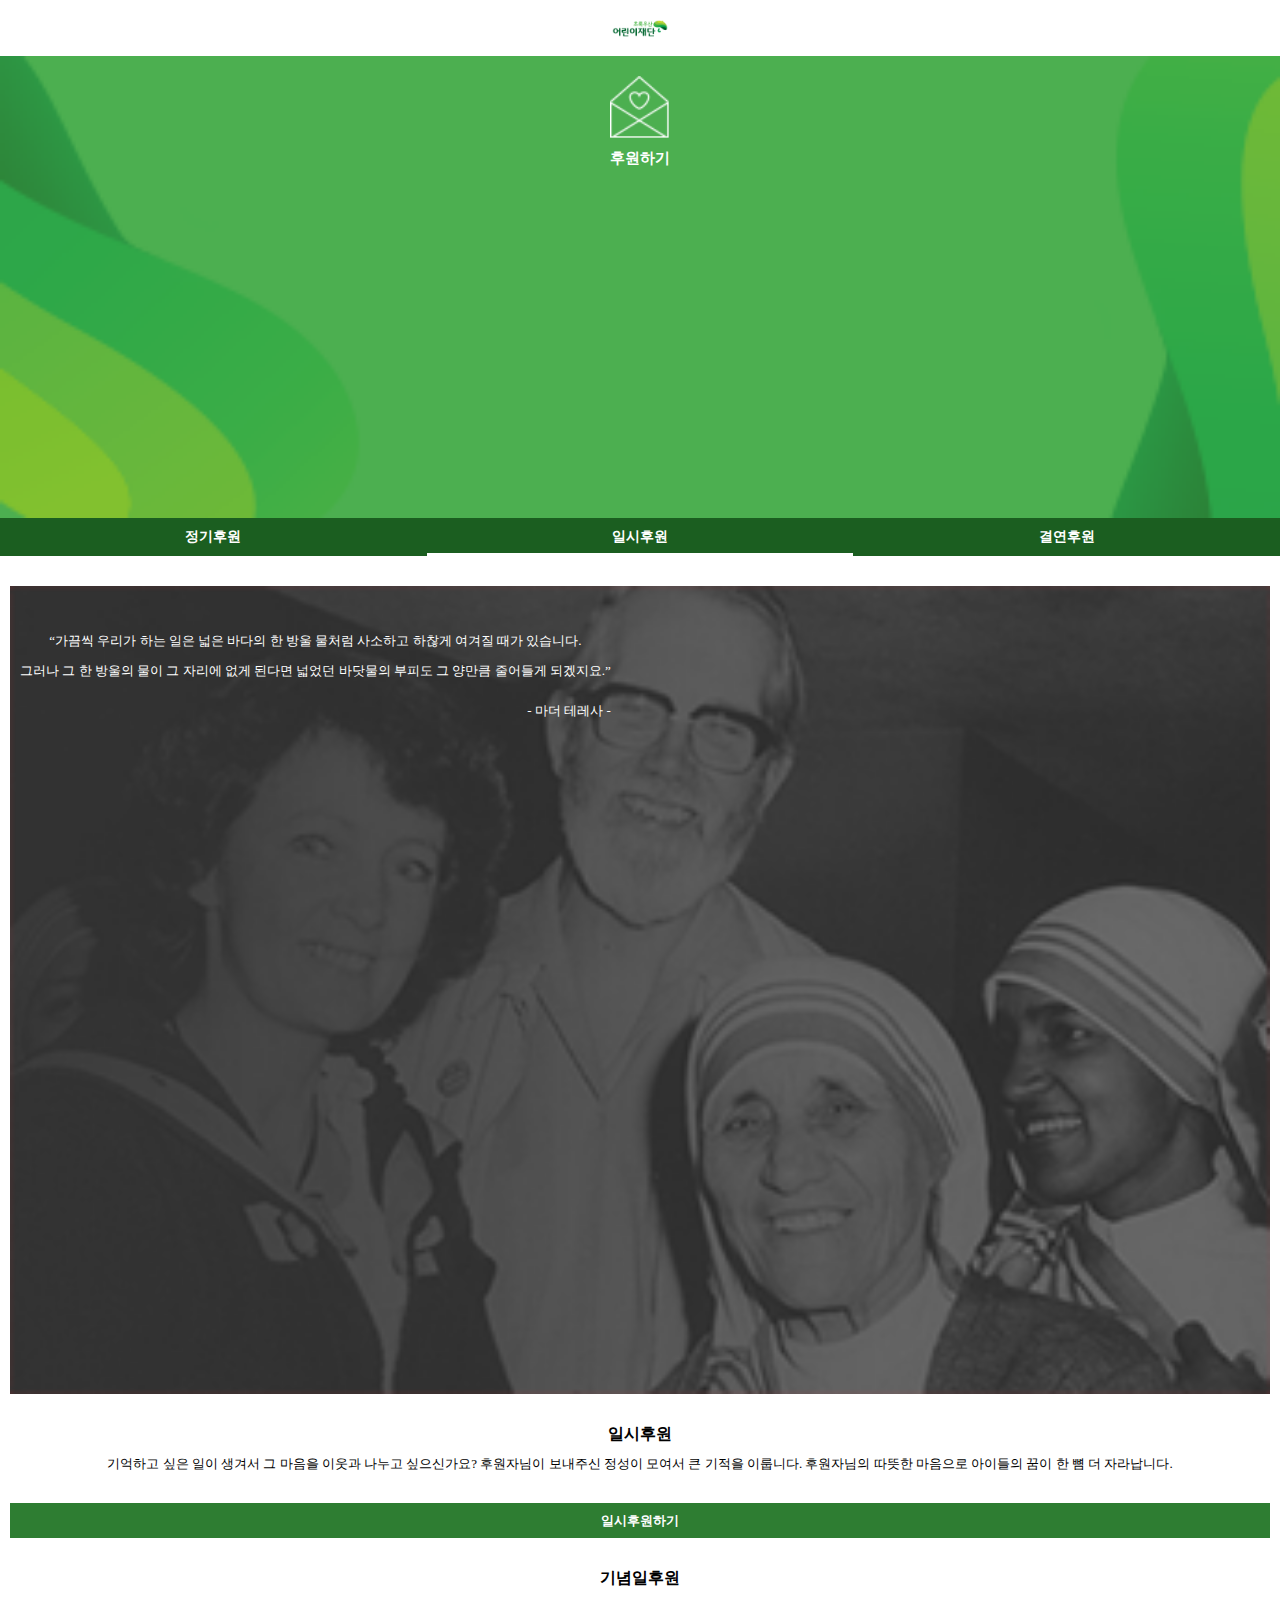
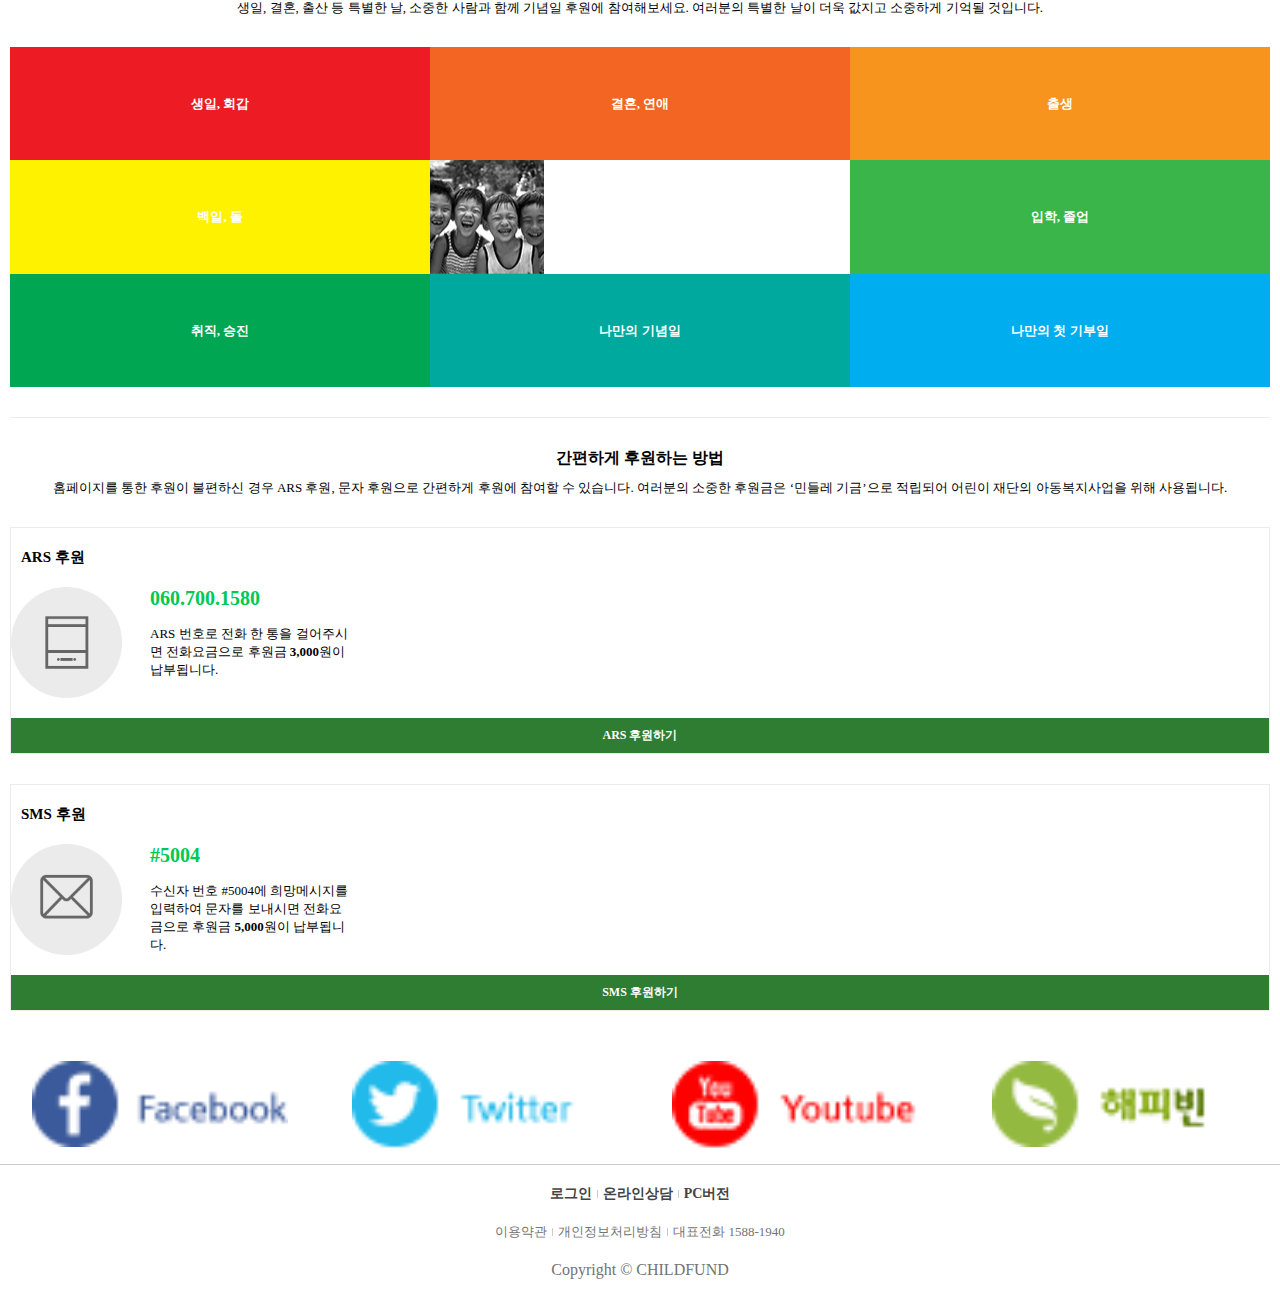
<file: green_umbrella/support-temporary.html>
<!DOCTYPE html>
<html lang="ko">
    <head>
        <title>::초록우산::</title>
        <meta charset="utf-8" />
        <meta name="viewport" content="user-scalable=no, initial-scale=1.0, maximum-scale=1.0, minimum-scale=1.0, width=device-width" /> 
        
        
        <!-- Style Sheet -->
        <link rel="stylesheet" href="https://use.fontawesome.com/releases/v5.0.13/css/all.css" integrity="sha384-DNOHZ68U8hZfKXOrtjWvjxusGo9WQnrNx2sqG0tfsghAvtVlRW3tvkXWZh58N9jp" crossorigin="anonymous"> <!-- font awsome -->
        <link rel="stylesheet" type="text/css" href="css/slick.css" /> <!-- slick -->
        <link rel="stylesheet" type="text/css" href="css/support.css" />
        
        
        <!-- JavaScript -->
        <script src="https://code.jquery.com/jquery-2.2.0.min.js" type="text/javascript"></script>
        <script type="text/javascript" src="js/slick.js" ></script> <!-- slick -->
    </head>
    <body>
        <!-- left menu start -->
        <div id="leftSidenav" class="sidenav leftSide">
            <div class="menu">
                <ul>
                    <li>
                        <a href="support-regular.html">
                            <img src="images/slice/0-1-main---menu_03.png" alt="" />
                            <p>정기후원</p>
                        </a>
                    </li>
                    <li>
                        <a href="support-temporary.html">
                            <img src="images/slice/0-1-main---menu_05.png" alt="" />
                            <p>일시후원</p>
                        </a>
                    </li>
                    <li>
                        <a href="support-sponsorship.html">
                            <img src="images/slice/0-1-main---menu_07.png" alt="" />
                            <p>결연후원</p>
                        </a>
                    </li>
                </ul>
            </div>
            
            <ul class="outerMenu">
                <li>
                    <button class="accordion">재단소개</button>
                    <ul class="innerMenu first">
                        <li><a href="intro-company.html">어린이 재단</a></li>
                        <li><a href="intro-business.html">사업안내</a></li>
                        <li><a href="intro-location.html">오시는 길</a></li>
                    </ul>
                </li>
                <li>
                    <button class="accordion">후원하기</button>
                    <ul class="innerMenu second">
                        <li><a href="support-regular.html">정기후원</a></li>
                        <li><a href="support-temporary.html">일시후원</a></li>
                        <li><a href="support-sponsorship.html">결연후원</a></li>
                    </ul>
                </li>
                <li>
                    <button class="accordion">캠페인</button>
                    <ul class="innerMenu third">
                        <li><a href="#">재단 캠페인</a></li>
                        <li><a href="#">소셜펀딩</a></li>
                    </ul>
                </li>
                <li>
                    <button class="accordion">나눔활동</button>
                    <ul class="innerMenu fourth">
                        <li><a href="#">나눔소식</a></li>
                        <li><a href="#">자원봉사</a></li>
                    </ul>
                </li>
            </ul>
            <div class="exit leftExit">
                <a href="javascript:void(0)" class="closebtn" onclick="closeLeft()">&times;</a>
            </div>
        </div>
        <!-- left menu end -->
        
        <!-- my page start -->
        <div id="rightSidenav" class="sidenav rightSide">
            <div class="upperWrap">
                <div class="loginBtn">
                    <a href="login.html">로그인</a>
                </div>
                <div class="joinBtn">
                    <a href="#">회원가입</a>
                </div>
            </div>
            <p>로그인 하시면 더 많은 서비스를</p>
            <p>이용하실 수 있습니다.</p>
            <ul class="history">
                <li><a href="#">후원 내역</a></li>
                <li><a href="#">봉사활동 내역</a></li>
                <li><a href="#">캠페인 참여 내역</a></li>
                <li><a href="#">결연아동</a></li>
                <li><a href="#">문의/상담</a></li>
            </ul>
            
            <div class="exit rightExit">
                <a href="javascript:void(0)" class="closebtn" onclick="closeRight()">&times;</a>
            </div>
        </div>
        <!-- my page end -->
        <div id="panel_cover"></div>
        
        
        <div id="wrap">
            <!-- header start -->
            <header id="header">
                <div class="panel">
                    <i class="fas fa-bars" onclick="openLeft()"></i>
                </div>
                
                <h1>
                    <a href="index.html">
                        <img src="images/logo.jpg" alt="logo" />
                    </a>
                </h1>
                
                <div class="login">
                    <i class="far fa-user" onclick="openRight()"></i>
                </div>
            </header>
            <!-- header end -->
            
            <!-- **************************** contents **************************** -->
            <div class="content_menu">
                <img src="images/slice/images/1-1-%EC%96%B4%EB%A6%B0%EC%9D%B4-%EC%9E%AC%EB%8B%A8_02.png" alt="" />
                <div class="main_icon">
                    <img src="images/slice/images/2-1-%EC%A0%95%EA%B8%B0%ED%9B%84%EC%9B%90_03.png" alt="" />
                    <p>후원하기</p>
                </div>
                
                <ul class="sub_menu cf">
                    <li><a href="support-regular.html">정기후원</a></li>
                    <li class="active_tab"><a href="support-temporary.html">일시후원</a></li>
                    <li><a href="support-sponsorship.html">결연후원</a></li>
                </ul>

                <div class="content">
                    <div class="main_image">
                        <img src="images/slice/images/2-2-%EC%9D%BC%EC%8B%9C%ED%9B%84%EC%9B%90-x_03.png" alt="" />
                        <div class="wise_saying">
                            <p>“가끔씩 우리가 하는 일은 넓은 바다의 한 방울 물처럼 사소하고 하찮게 여겨질 때가 있습니다.</p>
                            <p>그러나 그 한 방울의 물이 그 자리에 없게 된다면 넓었던 바닷물의 부피도 그 양만큼 줄어들게 되겠지요.”</p>
                            <p class="author">- 마더 테레사 -</p>
                        </div>
                    </div>
                    
                    <h4>일시후원</h4>
                    <p>기억하고 싶은 일이 생겨서 그 마음을 이웃과 나누고 싶으신가요? 후원자님이 보내주신 정성이 모여서 큰 기적을 이룹니다. 후원자님의 따뜻한 마음으로 아이들의 꿈이 한 뼘 더 자라납니다.</p>
                    
                    <div class="supportBtn">
                        <a href="#">일시후원하기</a>
                    </div>
                    
                    <h4>기념일후원</h4>
                    <p>생일, 결혼, 출산 등 특별한 날, 소중한 사람과 함께 기념일 후원에 참여해보세요. 여러분의 특별한 날이 더욱 값지고 소중하게 기억될 것입니다.</p>
                    
                    <div class="grid cf">
                        <div class="box1">생일, 회갑</div>
                        <div class="box2">결혼, 연애</div>
                        <div class="box3">출생</div>
                        <div class="box4">백일, 돌</div>
                        <div class="box5"></div>
                        <div class="box6">입학, 졸업</div>
                        <div class="box7">취직, 승진</div>
                        <div class="box8">나만의 기념일</div>
                        <div class="box9">나만의 첫 기부일</div>                        
                    </div>
                    
                    <div class="simpleSupport">
                        <h4>간편하게 후원하는 방법</h4>
                        <p>홈페이지를 통한 후원이 불편하신 경우 ARS 후원, 문자 후원으로 간편하게 후원에 참여할 수 있습니다. 여러분의 소중한 후원금은 ‘민들레 기금’으로 적립되어 어린이 재단의 아동복지사업을 위해 사용됩니다.</p>
                    </div>
                    <div class="ars">
                        <h5>ARS 후원</h5>
                        <div class="left">
                            <img src="images/bg_sponsor_way1.gif" alt="" />
                        </div>    
                        <div class="right">
                            <h3>060.700.1580</h3>
                            <p>ARS 번호로 전화 한 통을 걸어주시면 전화요금으로 후원금 <strong>3,000</strong>원이 납부됩니다.</p>
                        </div>
                        <div class="bottom">
                            <a href="#">ARS 후원하기</a>
                        </div>
                    </div>
                    <div class="ars">
                        <h5>SMS 후원</h5>
                        <div class="left">
                            <img src="images/bg_sponsor_way2.gif" alt="" />
                        </div>    
                        <div class="right">
                            <h3>#5004</h3>
                            <p>수신자 번호 #5004에 희망메시지를 입력하여 문자를 보내시면 전화요금으로 후원금 <strong>5,000</strong>원이 납부됩니다.</p>
                        </div>
                        <div class="bottom">
                            <a href="#">SMS 후원하기</a>
                        </div>
                    </div>
                </div>
            </div>
            
            
            
            
            
            
            <!-- **************************** contents **************************** -->
            
            <!-- footer start -->
            <footer id="footer">
                <div class="footerTop">
                    <ul class="cf">
                        <li>
                            <a href="#">
                                <img src="images/slice/0-0-main_30.png" alt="" />
                            </a>
                        </li>
                        <li>
                            <a href="#">
                                <img src="images/slice/0-0-main_32.png" alt="" />
                            </a>
                        </li>
                        <li>
                            <a href="#">
                                <img src="images/slice/0-0-main_34.png" alt="" />
                            </a>
                        </li>
                        <li>
                            <a href="#">
                                <img src="images/slice/0-0-main_36.png" alt="" />
                            </a>
                        </li>
                    </ul>
                </div>
                
                <div class="footerBottom">
                    <ul class="function">
                        <li><a href="login.html">로그인</a></li>
                        <li><a href="#">온라인상담</a></li>
                        <li><a href="#">PC버전</a></li>
                    </ul>
                    
                    <ul class="information">
                        <li><a href="#">이용약관</a></li>
                        <li><a href="#">개인정보처리방침</a></li>
                        <li><a href="#">대표전화 1588-1940</a></li>
                    </ul>
                    
                    <p>Copyright &copy; CHILDFUND</p>
                </div>
            </footer>
            <!-- footer end -->
        </div>
        
        <script type="text/javascript" src="js/active.js"></script>
    </body>
</html>
</file>
<file: green_umbrella/css/style.css>
@charset "utf-8";
/***********************
        default
************************/

body {
    width: 100%;
    height: 100%;
}

body, h1, h2, p {
    margin: 0;
}

ul {
    margin: 0;
    padding: 0;
    list-style: none;
}

a {
    text-decoration: none;
    color: black;
}

#wrap {
    width: 100%;
}

.cf:after {
    content: "";
    display: block;
    clear: both;
}





/***********************
        header
************************/
header {
    height: 56px;
    position: relative;
    line-height: 56px;
}
header h1 {
    width: 78px;
    margin: 0 auto;
}

header h1 a {
    display: block;
    font-size: 0;
}

header h1 a img {
    width: 100%;
    vertical-align: middle;
}


/***** left menu *****/
header .panel {
    width: 56px;
    position: absolute;
    top: 0;
    left: 0;
    
    font-size: 25px;
    text-align: center;
}

.sidenav {
    height: 100%;
    width: 0;
    
    position: fixed;
    z-index: 100;
    top: 0;
    
    
    background-color: white;
    overflow-x: hidden;
    transition: 0.5s;
}

.sidenav.leftSide {
    left: 0;
}

.sidenav.rightSide {
    right: 0;
}

.sidenav .menu {
    width: 100%;
    height: 100px;    
    padding: 10px 0;
    box-sizing: border-box;
    background: #2e7d32;
}

.sidenav .menu ul {
    font-size: 0;
    text-align: center;
}
.sidenav .menu ul li {
    display: inline-block;
    width: 33.33%;
    font-size: 14px;
}

.sidenav .menu ul li a {
    display: block;
}

.sidenav .menu ul li a p {
    margin-top: 3px;
    color: white;
}



/*** exit ***/
.exit {
    width: 56px;
    height: 56px;
    position: absolute;
    z-index: 100;
    top: 0;
    
    background: black;
    text-align: center;
    line-height: 56px;
}

.leftExit {
    right: 0;
    margin-right: -56px;
}

.rightExit {
    left: 0;
    margin-left: -56px;
}

.exit a {
    color: white;
    font-size: 40px;
}




/*** accordion ***/
.accordion {
    width: 100%;
    border: none;
    padding: 18px;
    position: relative;
    background-color: #f3f3f3;

    text-align: left;
    color: black;
    font-size: 13px;
    font-weight: bold;

    outline: none;
    cursor: pointer;
    transition: 0.3s;
}

.active, .accordion:hover {
    background-color: #ccc;
}

.leftBar {
    width: 5px;
    height: 100%;
    position: absolute;
    top: 0;
    left: 0;
    background: #4caf50;
}

.accordion:after {
    content: '\002B';
    float: right;
    margin-left: 5px;
    
    color: #777;
    font-size: 16px;
    font-weight: bold;
}

.active:after {
    content: "\2212";
}

.innerMenu {
    max-height: 0;
    background-color: white;
    
    overflow: hidden;
    transition: max-height 0.2s ease-out;
}

.innerMenu li {
    height: 50px;
    padding-left: 10px;
    box-sizing: border-box;
    
    background-color: #fff;
    line-height: 50px;
}

.innerMenu li a {
    display: block;
    padding-left: 25px;
    box-sizing: border-box;
    
    font-size: 13px;
    font-weight: bold;
}

/* innerMenu background */
.innerMenu.first li:nth-child(1) a {
    background: url(../images/slice/0-1-main---menu_17.png) no-repeat;
    background-position: center left;
}
.innerMenu.first li:nth-child(2) a {
    background: url(../images/slice/0-1-main---menu_20.png) no-repeat;
    background-position: center left;
}
.innerMenu.first li:nth-child(3) a {
    background: url(../images/slice/0-1-main---menu_22.png) no-repeat;
    background-position: center left;
}

.innerMenu.second li:nth-child(1) a {
    background: url(../images/slice/0-1-main---menu_17.png) no-repeat;
    background-position: center left;
}
.innerMenu.second li:nth-child(2) a {
    background: url(../images/slice/0-1-main---menu_20.png) no-repeat;
    background-position: center left;
}
.innerMenu.second li:nth-child(3) a {
    background: url(../images/slice/0-1-main---menu_22.png) no-repeat;
    background-position: center left;
}

.innerMenu.third li:nth-child(1) a {
    background: url(../images/slice/0-1-main---menu_17.png) no-repeat;
    background-position: center left;
}
.innerMenu.third li:nth-child(2) a {
    background: url(../images/slice/0-1-main---menu_20.png) no-repeat;
    background-position: center left;
}

.innerMenu.fourth li:nth-child(1) a {
    background: url(../images/slice/0-1-main---menu_20.png) no-repeat;
    background-position: center left;
}
.innerMenu.fourth li:nth-child(2) a {
    background: url(../images/slice/0-1-main---menu_22.png) no-repeat;
    background-position: center left;
}







/***** my page *****/
header .login {
    width: 56px;
    position: absolute;
    top: 0;
    right: 0;
    
    font-size: 25px;
    text-align: center;
}

.upperWrap {
    padding: 40px 0;
    text-align: center;
}


.loginBtn {
    display: inline-block;
    width: 80px;
    height: 35px;
    background: #4caf50;
}

.joinBtn {
    display: inline-block;
    width: 80px;
    height: 35px;
    background: #373737;
}

.loginBtn a, .joinBtn a {
    display: block;
    line-height: 35px;
    color: white;
    font-size: 12px;
    font-weight: bold;
}

.rightSide p {
    padding-left: 20px;
    color: #737373;
    font-size: 12px;
    font-weight: bold;
}

.history {
    border-top: 2px solid #d7d7d7;
    margin-top: 20px;
}
.history li {
    height: 50px;
    border-bottom: 1px solid #d7d7d7;
    padding-left: 20px;
}
.history li a {
    display: block;
    height: 100%;
    
    color: black;
    font-size: 13px;
    font-weight: bold;
    line-height: 50px;
}


/*** panel_cover ***/
#panel_cover {
    height: 100%;
    position: absolute;
    z-index: 50;
    top: 0;
    background: rgba(0, 0, 0, 0.4);
}






/***********************
        mainSlider
************************/
.slider {
    margin: 0 auto;
    position: relative;
}

.slider div a {
    display: block;
}

.slider div img {
    display: block;
    width: 100%;
}

/*
.slider .info {
    position: absolute;
    bottom: 20%;
    left: 10%;
}

.slider .info p {
    color: white;
    font-size: 20px;
    font-weight: bold;
}

.slider .info p span {
    color: #4caf50;
}
*/

/***** prev, next buttom 
.slick-prev, .slick-next {
    border: 0;
    
    position: absolute;
    z-index: 1;
    top: 50%;
    margin-top: -13px;
    
    background: none;
    font-size: 26px;
    color: white;
}

.slick-prev {
    left: 20px;
}

.slick-next {
    right: 20px;
}
*****/


/***** dots *****/
.slick-dots {
    position: absolute;
    bottom: 5%;
    left: 50%;
    margin-left: -30px;
    text-align: center;
}


ul.slick-dots li {
    display: inline-block;
    width: 10px;
    height: 10px;
    margin: 0 5px;
    vertical-align: top;
}

ul.slick-dots li button {
    width: 10px;
    height: 10px;
    border: 1px solid #fff;
    border-radius: 50%;
    padding: 0;
    vertical-align: top;
    
    background: none;
    
    text-indent: -9999px;
    cursor: pointer;
}

ul.slick-dots li.slick-active {
    background: #fff;
    border-radius: 50%;
}






/***********************
        nav
************************/
.gnb {
    padding: 10px 0;
    text-align: center;
    font-size: 0;
}

.gnb li {
    display: inline-block;
    width: 25%;
}

.gnb li a {
    display: block;
}

.gnb li a p {
    font-size: 13px;
    font-weight: bold;
    color: #434242;
}





/***********************
    contents1 - guide
************************/
.guide {
    position: relative;
    margin-bottom: 10px;
}

.guide img {
    display: block;
    width: 100%;
}

.guide .cover {
    width: 100%;
    height: 100%;
    position: absolute;
    top: 0;
    
    background: rgba(27, 94, 32, 0.9);
    text-align: center;
}

.guide .cover img {
    width: 60%;
    margin: 0 auto;
    padding: 30px 0;
}

.cover .moreBtn {
    width: 100px;
    height: 30px;
    border-radius: 5px;
    margin: 0 auto;
    
    background: white;
    line-height: 30px;
    font-size: 13px;
    font-weight: bold;
}

.cover .moreBtn a {
    display: block;
    color: #4caf50;
}



/***********************
    contents2 - support
************************/
.support {
    position: relative;
    margin-bottom: 10px;
    text-align: center;
}

.support img {
    display: block;
    width: 100%;
}

.support .cover {
    width: 100%;
    height: 100%;
    padding: 30px 30px;
    box-sizing: border-box;
    
    position: absolute;
    top: 0;
    
    background: rgba(0, 0, 0, 0.4);
    text-align: center;
    color: white;
    font-size: 14px;
    font-weight: bold;
}

.cover p {
    margin-bottom: 30px;
}

.cover p span {
    color: #4caf50;
}




/***********************
    contents3 - share
************************/

.slick-slide {
    position: relative;
}

.share a {
    display: block;
}

.share img {
    display: block;
    width: 100%;
}

.share .cover {
    width: 100%;
    height: calc(100% - 4px);
    box-sizing: border-box;
    
    position: absolute;
    top: 0;
    
    background: rgba(0, 0, 0, 0.4);
    text-align: center;
    color: white;
    font-size: 14px;
    font-weight: bold;
}

.share .cover h5 {
    margin-top: 30px;
    font-size: 18px;
}

.share .cover p {
    font-size: 12px;
}








/***********************
        footer
************************/

/***** top ******/
.footerTop ul {
    width: 100%;
    border-bottom: 1px solid #ccc;
    padding: 10px 0;
    
    text-align: center;
}

.footerTop ul li {
    width: 25%;
    float: left;
}

.footerTop ul li a {
    display: block;
}
.footerTop ul li a img {
    width: 80%;
}



/***** bottom ******/
.footerBottom {
    text-align: center;
}
.footerBottom ul {
    margin: 20px 0;
    font-size: 0;
}
.footerBottom ul li {
    display: inline-block;
    font-size: 13px;
}

.footerBottom ul li:after {
    content: "";
    display: inline-block;
    width: 1px;
    height: 8px;
    margin: 0 5px;
    
    background: #ccc;
}

.footerBottom ul li:last-child:after {
    display: none;
}

.footerBottom ul li a {
    color: #737373;
}

.footerBottom .function li a {
    color: #444444;
    font-weight: bold;
    font-size: 14px;
}

.footerBottom p {
    margin: 20px 0;
    color: #737373;
}
</file>
<file: green_umbrella/css/intro.css>
@charset "utf-8";
/***********************
        default
************************/

body {
    width: 100%;
    height: 100%;
}

body, h1, h2, h3, h4, h5, p {
    margin: 0;
}

ul {
    margin: 0;
    padding: 0;
    list-style: none;
}

a {
    text-decoration: none;
    color: black;
}

#wrap {
    width: 100%;
}

.cf:after {
    content: "";
    display: block;
    clear: both;
}





/***********************
        header
************************/
header {
    height: 56px;
    position: relative;
    line-height: 56px;
}
header h1 {
    width: 78px;
    margin: 0 auto;
}

header h1 a {
    display: block;
    font-size: 0;
}

header h1 a img {
    width: 100%;
    vertical-align: middle;
}


/***** left menu *****/
header .panel {
    width: 56px;
    position: absolute;
    top: 0;
    left: 0;
    
    font-size: 25px;
    text-align: center;
}

.sidenav {
    height: 100%;
    width: 0;
    
    position: fixed;
    z-index: 100;
    top: 0;
    
    
    background-color: white;
    overflow-x: hidden;
    transition: 0.5s;
}

.sidenav.leftSide {
    left: 0;
}

.sidenav.rightSide {
    right: 0;
}

.sidenav .menu {
    width: 100%;
    height: 100px;    
    padding: 10px 0;
    box-sizing: border-box;
    background: #2e7d32;
}

.sidenav .menu ul {
    font-size: 0;
    text-align: center;
}
.sidenav .menu ul li {
    display: inline-block;
    width: 33.33%;
    font-size: 14px;
}

.sidenav .menu ul li a {
    display: block;
}

.sidenav .menu ul li a p {
    margin-top: 3px;
    color: white;
}



/*** exit ***/
.exit {
    width: 56px;
    height: 56px;
    position: absolute;
    z-index: 100;
    top: 0;
    
    background: black;
    text-align: center;
    line-height: 56px;
}

.leftExit {
    right: 0;
    margin-right: -56px;
}

.rightExit {
    left: 0;
    margin-left: -56px;
}

.exit a {
    color: white;
    font-size: 40px;
}




/*** accordion ***/
.accordion {
    width: 100%;
    border: none;
    padding: 18px;
    position: relative;
    background-color: #f3f3f3;

    text-align: left;
    color: black;
    font-size: 13px;
    font-weight: bold;

    outline: none;
    cursor: pointer;
    transition: 0.3s;
}

.active, .accordion:hover {
    background-color: #ccc;
}

.leftBar {
    width: 5px;
    height: 100%;
    position: absolute;
    top: 0;
    left: 0;
    background: #4caf50;
}

.accordion:after {
    content: '\002B';
    float: right;
    margin-left: 5px;
    
    color: #777;
    font-size: 16px;
    font-weight: bold;
}

.active:after {
    content: "\2212";
}

.innerMenu {
    max-height: 0;
    background-color: white;
    
    overflow: hidden;
    transition: max-height 0.2s ease-out;
}

.innerMenu li {
    height: 50px;
    padding-left: 10px;
    box-sizing: border-box;
    
    background-color: #fff;
    line-height: 50px;
}

.innerMenu li a {
    display: block;
    padding-left: 25px;
    box-sizing: border-box;
    
    font-size: 13px;
    font-weight: bold;
}

/* innerMenu background */
.innerMenu.first li:nth-child(1) a {
    background: url(../images/slice/0-1-main---menu_17.png) no-repeat;
    background-position: center left;
}
.innerMenu.first li:nth-child(2) a {
    background: url(../images/slice/0-1-main---menu_20.png) no-repeat;
    background-position: center left;
}
.innerMenu.first li:nth-child(3) a {
    background: url(../images/slice/0-1-main---menu_22.png) no-repeat;
    background-position: center left;
}

.innerMenu.second li:nth-child(1) a {
    background: url(../images/slice/0-1-main---menu_17.png) no-repeat;
    background-position: center left;
}
.innerMenu.second li:nth-child(2) a {
    background: url(../images/slice/0-1-main---menu_20.png) no-repeat;
    background-position: center left;
}
.innerMenu.second li:nth-child(3) a {
    background: url(../images/slice/0-1-main---menu_22.png) no-repeat;
    background-position: center left;
}

.innerMenu.third li:nth-child(1) a {
    background: url(../images/slice/0-1-main---menu_17.png) no-repeat;
    background-position: center left;
}
.innerMenu.third li:nth-child(2) a {
    background: url(../images/slice/0-1-main---menu_20.png) no-repeat;
    background-position: center left;
}

.innerMenu.fourth li:nth-child(1) a {
    background: url(../images/slice/0-1-main---menu_20.png) no-repeat;
    background-position: center left;
}
.innerMenu.fourth li:nth-child(2) a {
    background: url(../images/slice/0-1-main---menu_22.png) no-repeat;
    background-position: center left;
}







/***** my page *****/
header .login {
    width: 56px;
    position: absolute;
    top: 0;
    right: 0;
    
    font-size: 25px;
    text-align: center;
}

.upperWrap {
    padding: 40px 0;
    text-align: center;
}


.loginBtn {
    display: inline-block;
    width: 80px;
    height: 35px;
    background: #4caf50;
}

.joinBtn {
    display: inline-block;
    width: 80px;
    height: 35px;
    background: #373737;
}

.loginBtn a, .joinBtn a {
    display: block;
    line-height: 35px;
    color: white;
    font-size: 12px;
    font-weight: bold;
}

.rightSide p {
    padding-left: 20px;
    color: #737373;
    font-size: 12px;
    font-weight: bold;
}

.history {
    border-top: 2px solid #d7d7d7;
    margin-top: 20px;
}
.history li {
    height: 50px;
    border-bottom: 1px solid #d7d7d7;
    padding-left: 20px;
}
.history li a {
    display: block;
    height: 100%;
    
    color: black;
    font-size: 13px;
    font-weight: bold;
    line-height: 50px;
}


/*** panel_cover ***/
#panel_cover {
    height: 100%;
    position: absolute;
    z-index: 50;
    top: 0;
    background: rgba(0, 0, 0, 0.4);
}






/***********************
        tabs
************************/

/*----- Tabs -----*/
.tabs {
    display:inline-block;
    width:100%;
    position: relative;
    margin-bottom: 30px;
}

.tabs img {
    display: block;
    width: 100%;
}

/*----- Tab Links -----*/
.tab-links {
    text-align: center;
}

.tab-links li {
    width: 33.33%;
    float: left;
}

.tab-links a {
    display: block;
    padding: 10px 0;
    background: #1b5e20;

    font-size: 14px;
    font-weight: bold;
    color: #fff;
    transition: all linear 0.15s;
}

.tab-links .active_tab {
    position: relative;
}

.tab-links .active_tab:after {
    content: "";
    display: block;
    width: 100%;
    height: 3px;
    position: absolute;
    bottom: 0;
    
    background: white;
}



/*----- Content of Tabs -----*/
.tab-content {
    padding: 10px;
}
.tab {
    text-align: center;
}
.tab.active_tab {
    display: block;
}





/***********************
    tab1 - introduce
************************/
.main_icon {
    width: 60px;
    position: absolute;
    top: 20px;
    left: 50%;
    margin-left: -30px;
}

.main_icon img {
    width: 100%;
}

.main_icon p {
    margin-top: 10px;
    font-size: 15px;
    font-weight: bold;
    color: white;
}


.tab h4 {
    margin: 10px 0;
}

.tab p {
    font-size: 13px;
}

.tab h4 span {
    color: #4caf50;
}


.reason {
    width: 50%;
    float: left;
    text-align: center;
}

.reason p {
    padding-top: 83%;
    padding-bottom: 5%;
    font-size: 14px;
    font-weight: bold;
}

.long_text {
    margin: 20px 0;
    padding: 0 10px;
    line-height: 20px;
}

.bg1 {
    background: #2e7d32 url(../images/slice/images/1-1-%EC%96%B4%EB%A6%B0%EC%9D%B4-%EC%9E%AC%EB%8B%A8_05.png) no-repeat;
    background-position: center center;
    background-size: 70%;
    color: white;
}
.bg2 {
    background: #e8f5e9 url(../images/slice/images/1-1-%EC%96%B4%EB%A6%B0%EC%9D%B4-%EC%9E%AC%EB%8B%A8_07.png) no-repeat;
    background-position: center center;
    background-size: 70%;
    color: #2e7d32;
}
.bg3 {
    background: #c8e6c9 url(../images/slice/images/1-1-%EC%96%B4%EB%A6%B0%EC%9D%B4-%EC%9E%AC%EB%8B%A8_11.png) no-repeat;
    background-position: center center;
    background-size: 70%;
    color: #1b5e20;
}
.bg4 {
    background: #2e7d32 url(../images/slice/images/1-1-%EC%96%B4%EB%A6%B0%EC%9D%B4-%EC%9E%AC%EB%8B%A8_12.png) no-repeat;
    background-position: center center;
    background-size: 70%;
    color: white;
}

.explain li {
    padding: 0 10px;
}

.explain li h5 {
    margin: 15px 0;
    font-size: 14px;
}

.explain li p {
    font-size: 13px;
    line-height: 20px;
}



/***********************
    tab2 - business
************************/

#tab2 h4 {
    margin: 30px 0;
}

#tab2 .support {
    position: relative;
    margin-bottom: 30px;
}

#tab2 .support:after {
    content: "";
    display: block;
    width: 100%;
    height: 100%;
    
    position: absolute;
    z-index: 1;
    top: 0;
    
    background: rgba(0, 0, 0, 0.4);
}

#tab2 .support a {
    display: block;
    width: 100%;
    height: 100%;
    
    position: absolute;
    z-index: 10;
    top: 0;
}

#tab2 .support p {
    position: absolute;
    z-index: 2;
    top: 50%;
    left: 50%;
    margin-top: -20px;
    margin-left: -30px;
    
    color: white;
    font-size: 30px;
    font-weight: bold;
}



/***********************
    tab3 - location
************************/
#tab3 .map {
    width: 100%;
    margin: 30px 0;
}

.transport {
    text-align: left;
}

.transport li h5 {
    display: inline-block;
    margin-top: 25px;
    margin-bottom: 10px;
    font-size: 16px;
}

.transport li img {
    display: inline-block;
    width: 23px;
    vertical-align: middle;
}

.transport li h5:before {
    content: "";
    display: inline-block;
    width: 5px;
    height: 5px;
    border-radius: 50%;
    margin-right: 5px;
    
    background: #2e7d32;
    vertical-align: middle;
}

.transport li p {
    margin: 5px 0;
    margin-left: 10px;
    color: #737373;
}

/***********************
        footer
************************/

/***** top ******/
.footerTop ul {
    width: 100%;
    border-bottom: 1px solid #ccc;
    padding: 10px 0;
    
    text-align: center;
}

.footerTop ul li {
    width: 25%;
    float: left;
}

.footerTop ul li a {
    display: block;
}
.footerTop ul li a img {
    width: 80%;
}



/***** bottom ******/
.footerBottom {
    text-align: center;
}
.footerBottom ul {
    margin: 20px 0;
    font-size: 0;
}
.footerBottom ul li {
    display: inline-block;
    font-size: 13px;
}

.footerBottom ul li:after {
    content: "";
    display: inline-block;
    width: 1px;
    height: 8px;
    margin: 0 5px;
    
    background: #ccc;
}

.footerBottom ul li:last-child:after {
    display: none;
}

.footerBottom ul li a {
    color: #737373;
}

.footerBottom .function li a {
    color: #444444;
    font-weight: bold;
    font-size: 14px;
}

.footerBottom p {
    margin: 20px 0;
    color: #737373;
}
</file>
<file: green_umbrella/css/login.css>
@charset "utf-8";
/***********************
        default
************************/

body {
    width: 100%;
    height: 100%;
}

body, h1, h2, h3, h4, h5, p {
    margin: 0;
}

ul {
    margin: 0;
    padding: 0;
    list-style: none;
}

a {
    text-decoration: none;
    color: black;
}

#wrap {
    width: 100%;
}

.cf:after {
    content: "";
    display: block;
    clear: both;
}





/***********************
        header
************************/
header {
    height: 56px;
    position: relative;
    line-height: 56px;
}
header h1 {
    width: 78px;
    margin: 0 auto;
}

header h1 a {
    display: block;
    font-size: 0;
}

header h1 a img {
    width: 100%;
    vertical-align: middle;
}


/***** left menu *****/
header .panel {
    width: 56px;
    position: absolute;
    top: 0;
    left: 0;
    
    font-size: 25px;
    text-align: center;
}

.sidenav {
    height: 100%;
    width: 0;
    
    position: fixed;
    z-index: 100;
    top: 0;
    
    
    background-color: white;
    overflow-x: hidden;
    transition: 0.5s;
}

.sidenav.leftSide {
    left: 0;
}

.sidenav.rightSide {
    right: 0;
}

.sidenav .menu {
    width: 100%;
    height: 100px;    
    padding: 10px 0;
    box-sizing: border-box;
    background: #2e7d32;
}

.sidenav .menu ul {
    font-size: 0;
    text-align: center;
}
.sidenav .menu ul li {
    display: inline-block;
    width: 33.33%;
    font-size: 14px;
}

.sidenav .menu ul li a {
    display: block;
}

.sidenav .menu ul li a p {
    margin-top: 3px;
    color: white;
}



/*** exit ***/
.exit {
    width: 56px;
    height: 56px;
    position: absolute;
    z-index: 100;
    top: 0;
    
    background: black;
    text-align: center;
    line-height: 56px;
}

.leftExit {
    right: 0;
    margin-right: -56px;
}

.rightExit {
    left: 0;
    margin-left: -56px;
}

.exit a {
    color: white;
    font-size: 40px;
}




/*** accordion ***/
.accordion {
    width: 100%;
    border: none;
    padding: 18px;
    position: relative;
    background-color: #f3f3f3;

    text-align: left;
    color: black;
    font-size: 13px;
    font-weight: bold;

    outline: none;
    cursor: pointer;
    transition: 0.3s;
}

.active, .accordion:hover {
    background-color: #ccc;
}

.leftBar {
    width: 5px;
    height: 100%;
    position: absolute;
    top: 0;
    left: 0;
    background: #4caf50;
}

.accordion:after {
    content: '\002B';
    float: right;
    margin-left: 5px;
    
    color: #777;
    font-size: 16px;
    font-weight: bold;
}

.active:after {
    content: "\2212";
}

.innerMenu {
    max-height: 0;
    background-color: white;
    
    overflow: hidden;
    transition: max-height 0.2s ease-out;
}

.innerMenu li {
    height: 50px;
    padding-left: 10px;
    box-sizing: border-box;
    
    background-color: #fff;
    line-height: 50px;
}

.innerMenu li a {
    display: block;
    padding-left: 25px;
    box-sizing: border-box;
    
    font-size: 13px;
    font-weight: bold;
}

/* innerMenu background */
.innerMenu.first li:nth-child(1) a {
    background: url(../images/slice/0-1-main---menu_17.png) no-repeat;
    background-position: center left;
}
.innerMenu.first li:nth-child(2) a {
    background: url(../images/slice/0-1-main---menu_20.png) no-repeat;
    background-position: center left;
}
.innerMenu.first li:nth-child(3) a {
    background: url(../images/slice/0-1-main---menu_22.png) no-repeat;
    background-position: center left;
}

.innerMenu.second li:nth-child(1) a {
    background: url(../images/slice/0-1-main---menu_17.png) no-repeat;
    background-position: center left;
}
.innerMenu.second li:nth-child(2) a {
    background: url(../images/slice/0-1-main---menu_20.png) no-repeat;
    background-position: center left;
}
.innerMenu.second li:nth-child(3) a {
    background: url(../images/slice/0-1-main---menu_22.png) no-repeat;
    background-position: center left;
}

.innerMenu.third li:nth-child(1) a {
    background: url(../images/slice/0-1-main---menu_17.png) no-repeat;
    background-position: center left;
}
.innerMenu.third li:nth-child(2) a {
    background: url(../images/slice/0-1-main---menu_20.png) no-repeat;
    background-position: center left;
}

.innerMenu.fourth li:nth-child(1) a {
    background: url(../images/slice/0-1-main---menu_20.png) no-repeat;
    background-position: center left;
}
.innerMenu.fourth li:nth-child(2) a {
    background: url(../images/slice/0-1-main---menu_22.png) no-repeat;
    background-position: center left;
}







/***** my page *****/
header .login {
    width: 56px;
    position: absolute;
    top: 0;
    right: 0;
    
    font-size: 25px;
    text-align: center;
}

.upperWrap {
    padding: 40px 0;
    text-align: center;
}


.loginBtn {
    display: inline-block;
    width: 80px;
    height: 35px;
    background: #4caf50;
}

.joinBtn {
    display: inline-block;
    width: 80px;
    height: 35px;
    background: #373737;
}

.loginBtn a, .joinBtn a {
    display: block;
    line-height: 35px;
    color: white;
    font-size: 12px;
    font-weight: bold;
}

.rightSide p {
    padding-left: 20px;
    color: #737373;
    font-size: 12px;
    font-weight: bold;
}

.history {
    border-top: 2px solid #d7d7d7;
    margin-top: 20px;
}
.history li {
    height: 50px;
    border-bottom: 1px solid #d7d7d7;
    padding-left: 20px;
}
.history li a {
    display: block;
    height: 100%;
    
    color: black;
    font-size: 13px;
    font-weight: bold;
    line-height: 50px;
}


/*** panel_cover ***/
#panel_cover {
    height: 100%;
    position: absolute;
    z-index: 50;
    top: 0;
    background: rgba(0, 0, 0, 0.4);
}






/***********************
        login
************************/

.contents {
    padding: 10px;
    padding-top: 30px;
    box-sizing: border-box;
}

.contents h4 {
    margin: 10px 0;
    text-align: center;
}

.contents h4 span {
    color: #4caf50;
}


/***** form *****/
.contents form {
    margin-top: 50px;
}

.contents input {
    display: block;
    box-sizing: border-box;
}

.contents .id, .contents .pw {
    width: 100%;
    height: 35px;
    margin: 0;
    margin-bottom: 10px;
    text-indent: 10px;
}

.contents .chkBox {
    display: inline-block;
    width: 20px;
    height: 20px;
    border: 0;
    margin-top: 10px;    
    
    background: white;
    vertical-align: middle;
}

.contents p {
    display: inline-block;
    color: #afafaf;
    font-size: 13px;
}

.contents .submitBtn {
    width: 100%;
    height: 35px;
    border: 0;
    margin-top: 30px;
    margin-bottom: 50px;
    
    background: #39b54a;
    border: 0;
    color: white;
}



.contents ul {
    width: 85%;
    margin: 0 auto;
    margin-bottom: 50px;
}
.contents ul li {
    float: left;
    font-size: 12px;
    font-weight: bold;
    text-align: center;
}
.contents ul li:after {
    content: "";
    display: inline-block;
    width: 1px;
    height: 8px;
    margin: 0 20px;
    
    background: #ccc;
}
.contents ul li:last-child:after {
    display: none;
}


.contents ul li a {
    
}


/***********************
        footer
************************/

/***** top ******/
.footerTop ul {
    width: 100%;
    border-bottom: 1px solid #ccc;
    padding: 10px 0;
    
    text-align: center;
}

.footerTop ul li {
    width: 25%;
    float: left;
}

.footerTop ul li a {
    display: block;
}
.footerTop ul li a img {
    width: 80%;
}



/***** bottom ******/
.footerBottom {
    text-align: center;
}
.footerBottom ul {
    margin: 20px 0;
    font-size: 0;
}
.footerBottom ul li {
    display: inline-block;
    font-size: 13px;
}

.footerBottom ul li:after {
    content: "";
    display: inline-block;
    width: 1px;
    height: 8px;
    margin: 0 5px;
    
    background: #ccc;
}

.footerBottom ul li:last-child:after {
    display: none;
}

.footerBottom ul li a {
    color: #737373;
}

.footerBottom .function li a {
    color: #444444;
    font-weight: bold;
    font-size: 14px;
}

.footerBottom p {
    margin: 20px 0;
    color: #737373;
}
</file>
<file: green_umbrella/css/support.css>
@charset "utf-8";
/***********************
        default
************************/

body {
    width: 100%;
    height: 100%;
}

body, h1, h2, h3, h4, h5, p {
    margin: 0;
}

ul {
    margin: 0;
    padding: 0;
    list-style: none;
}

a {
    text-decoration: none;
    color: black;
}

#wrap {
    width: 100%;
}

.cf:after {
    content: "";
    display: block;
    clear: both;
}





/***********************
        header
************************/
header {
    height: 56px;
    position: relative;
    line-height: 56px;
}
header h1 {
    width: 78px;
    margin: 0 auto;
}

header h1 a {
    display: block;
    font-size: 0;
}

header h1 a img {
    width: 100%;
    vertical-align: middle;
}


/***** left menu *****/
header .panel {
    width: 56px;
    position: absolute;
    top: 0;
    left: 0;
    
    font-size: 25px;
    text-align: center;
}

.sidenav {
    height: 100%;
    width: 0;
    
    position: fixed;
    z-index: 100;
    top: 0;
    
    
    background-color: white;
    overflow-x: hidden;
    transition: 0.5s;
}

.sidenav.leftSide {
    left: 0;
}

.sidenav.rightSide {
    right: 0;
}

.sidenav .menu {
    width: 100%;
    height: 100px;    
    padding: 10px 0;
    box-sizing: border-box;
    background: #2e7d32;
}

.sidenav .menu ul {
    font-size: 0;
    text-align: center;
}
.sidenav .menu ul li {
    display: inline-block;
    width: 33.33%;
    font-size: 14px;
}

.sidenav .menu ul li a {
    display: block;
}

.sidenav .menu ul li a p {
    margin-top: 3px;
    color: white;
}



/*** exit ***/
.exit {
    width: 56px;
    height: 56px;
    position: absolute;
    z-index: 100;
    top: 0;
    
    background: black;
    text-align: center;
    line-height: 56px;
}

.leftExit {
    right: 0;
    margin-right: -56px;
}

.rightExit {
    left: 0;
    margin-left: -56px;
}

.exit a {
    color: white;
    font-size: 40px;
}




/*** accordion ***/
.accordion {
    width: 100%;
    border: none;
    padding: 18px;
    position: relative;
    background-color: #f3f3f3;

    text-align: left;
    color: black;
    font-size: 13px;
    font-weight: bold;

    outline: none;
    cursor: pointer;
    transition: 0.3s;
}

.active, .accordion:hover {
    background-color: #ccc;
}

.leftBar {
    width: 5px;
    height: 100%;
    position: absolute;
    top: 0;
    left: 0;
    background: #4caf50;
}

.accordion:after {
    content: '\002B';
    float: right;
    margin-left: 5px;
    
    color: #777;
    font-size: 16px;
    font-weight: bold;
}

.active:after {
    content: "\2212";
}

.innerMenu {
    max-height: 0;
    background-color: white;
    
    overflow: hidden;
    transition: max-height 0.2s ease-out;
}

.innerMenu li {
    height: 50px;
    padding-left: 10px;
    box-sizing: border-box;
    
    background-color: #fff;
    line-height: 50px;
}

.innerMenu li a {
    display: block;
    padding-left: 25px;
    box-sizing: border-box;
    
    font-size: 13px;
    font-weight: bold;
}

/* innerMenu background */
.innerMenu.first li:nth-child(1) a {
    background: url(../images/slice/0-1-main---menu_17.png) no-repeat;
    background-position: center left;
}
.innerMenu.first li:nth-child(2) a {
    background: url(../images/slice/0-1-main---menu_20.png) no-repeat;
    background-position: center left;
}
.innerMenu.first li:nth-child(3) a {
    background: url(../images/slice/0-1-main---menu_22.png) no-repeat;
    background-position: center left;
}

.innerMenu.second li:nth-child(1) a {
    background: url(../images/slice/0-1-main---menu_17.png) no-repeat;
    background-position: center left;
}
.innerMenu.second li:nth-child(2) a {
    background: url(../images/slice/0-1-main---menu_20.png) no-repeat;
    background-position: center left;
}
.innerMenu.second li:nth-child(3) a {
    background: url(../images/slice/0-1-main---menu_22.png) no-repeat;
    background-position: center left;
}

.innerMenu.third li:nth-child(1) a {
    background: url(../images/slice/0-1-main---menu_17.png) no-repeat;
    background-position: center left;
}
.innerMenu.third li:nth-child(2) a {
    background: url(../images/slice/0-1-main---menu_20.png) no-repeat;
    background-position: center left;
}

.innerMenu.fourth li:nth-child(1) a {
    background: url(../images/slice/0-1-main---menu_20.png) no-repeat;
    background-position: center left;
}
.innerMenu.fourth li:nth-child(2) a {
    background: url(../images/slice/0-1-main---menu_22.png) no-repeat;
    background-position: center left;
}







/***** my page *****/
header .login {
    width: 56px;
    position: absolute;
    top: 0;
    right: 0;
    
    font-size: 25px;
    text-align: center;
}

.upperWrap {
    padding: 40px 0;
    text-align: center;
}


.loginBtn {
    display: inline-block;
    width: 80px;
    height: 35px;
    background: #4caf50;
}

.joinBtn {
    display: inline-block;
    width: 80px;
    height: 35px;
    background: #373737;
}

.loginBtn a, .joinBtn a {
    display: block;
    line-height: 35px;
    color: white;
    font-size: 12px;
    font-weight: bold;
}

.rightSide p {
    padding-left: 20px;
    color: #737373;
    font-size: 12px;
    font-weight: bold;
}

.history {
    border-top: 2px solid #d7d7d7;
    margin-top: 20px;
}
.history li {
    height: 50px;
    border-bottom: 1px solid #d7d7d7;
    padding-left: 20px;
}
.history li a {
    display: block;
    height: 100%;
    
    color: black;
    font-size: 13px;
    font-weight: bold;
    line-height: 50px;
}


/*** panel_cover ***/
#panel_cover {
    height: 100%;
    position: absolute;
    z-index: 50;
    top: 0;
    background: rgba(0, 0, 0, 0.4);
}






/***********************
        contents
************************/

/***** main icon *****/
.main_icon {
    width: 60px;
    position: absolute;
    top: 20px;
    left: 50%;
    margin-left: -30px;
}

.main_icon img {
    width: 100%;
}

.main_icon p {
    margin-top: 10px;
    font-size: 15px;
    font-weight: bold;
    color: white;
}

/***** content *****/
.content_menu {
    display:inline-block;
    width:100%;
    position: relative;
    margin-bottom: 30px;
}

.content_menu img {
    display: block;
    width: 100%;
}


.sub_menu {
    text-align: center;
}

.sub_menu li {
    width: 33.33%;
    float: left;
}

.sub_menu a {
    display: block;
    padding: 10px 0;
    background: #1b5e20;

    font-size: 14px;
    font-weight: bold;
    color: #fff;
    transition: all linear 0.15s;
}

.sub_menu .active_tab {
    position: relative;
}

.sub_menu .active_tab:after {
    content: "";
    display: block;
    width: 100%;
    height: 3px;
    position: absolute;
    bottom: 0;
    
    background: white;
}


.content {
    padding: 10px;
    padding-top: 30px;
    text-align: center;
}

.content h5 {
    margin: 20px 0;
    font-size: 15px;
}

.content p {
    font-size: 13px;
}

.supportBtn {
    width: 100%;
    height: 35px;
    margin: 30px 0;
    background: #2e7d32;
}
.supportBtn a {
    display: block;
    color: white;
    font-size: 13px;
    font-weight: bold;
    line-height: 35px;
}




/***********************
    tab1 - regular
************************/
/*----- Tabs -----*/
.tabs {
	width:100%;
	display:inline-block;
}

/*----- Tab Links -----*/
/* Clearfix */
.tab-links:after {
	display:block;
	clear:both;
	content:'';
}

.tab-links li {
    width: 50%;
    height: 35px;
    border-bottom: 1px solid #43a047;
    box-sizing: border-box;
	margin: 10px 0;
    
	float:left;
    text-align: center;
}

.tab-links li a {
    display:inline-block;
	
    font-size: 12px;
    font-weight: bold;
    line-height: 35px;
	
    transition:all linear 0.15s;
}

li.tab_active {
    border: 1px solid #43a047;
    border-bottom: 0;
	background: #ccc;
}

/*----- Content of Tabs -----*/
.tab-content {
	background: #fff;
}

.tab {
	display: none;
}

.tab.tab_active {
	display:block;
}

.tab ul li {
    height: 69px;
    margin-bottom: 10px;
    text-align: left;
    font-size: 0;
}

.tab .view {
    display: inline-block;
    width: 125px;
}

.tab .view img {
    width: 100%;
}

.tab .info {
    display: inline-block;
    width: 215px;
    padding-left: 10px;
    box-sizing: border-box;
    vertical-align: top;
}

.tab .info h5 {
    font-size: 12px;
    margin: 0;
    margin-bottom: 5px;
}

.tab .info p {
    font-size: 11px;
}


.simpleSupport {
    border-top: 1px solid #ebebeb;
    margin-top: 30px;
}

.ars {
    border: 1px solid #ebebeb;
    box-sizing: border-box;
    margin-top: 30px;
    font-size: 0;
    text-align: left;
}

.ars .left {
    display: inline-block;
    width: 139px;
}

.ars h5 {
    margin-left: 10px;
}

.ars .left img {
    width: 80%;
}

.ars .right {
    display: inline-block;
    width: 199px;
    vertical-align: top;
}

.ars .right h3 {
    margin-bottom: 15px;
    font-size: 20px;
    color: #00c853;
}

.ars .bottom {
    width: 100%;
    height: 35px;
    margin-top: 20px;
    background: #2e7d32;
    text-align: center;
}

.ars .bottom a {
    color: white;
    font-size: 12px;
    font-weight: bold;
    line-height: 35px;
}

/***** support image *****/
.support {
    position: relative;
    margin-top: 30px;
    margin-bottom: 10px;
    text-align: center;
}

.support img {
    display: block;
    width: 100%;
}

.support .cover {
    width: 100%;
    height: 100%;
    padding: 30px 30px;
    box-sizing: border-box;
    
    position: absolute;
    top: 0;
    
    background: rgba(0, 0, 0, 0.4);
    text-align: center;
    color: white;
    font-size: 14px;
    font-weight: bold;
}

.cover p {
    margin-bottom: 30px;
}

.cover p span {
    color: #4caf50;
}

.cover .moreBtn {
    width: 100px;
    height: 30px;
    border-radius: 5px;
    margin: 0 auto;
    
    background: white;
    line-height: 30px;
    font-size: 13px;
    font-weight: bold;
}

.cover .moreBtn a {
    display: block;
    color: #4caf50;
}



/***********************
    tab2 - temporary
************************/

/***** main image *****/
.main_image {
    position: relative;
}

.wise_saying {
    padding: 10px;
    box-sizing: border-box;
    position: absolute;
    top: 30px;
    line-height: 30px;
}

.wise_saying p {
    color: white;
}

.wise_saying .author {
    margin-top: 10px;
    text-align: right;
}

.content h4 {
    margin-top: 30px;
    margin-bottom: 10px;
}


/***** grid *****/
.grid {
    margin-top: 30px;
}

.grid div {
    width: 33.33%;
    height: 113.33px;
    float: left;
    
    color: white;
    font-size: 13px;
    font-weight: bold;
    text-align: center;
    line-height: 113.33px;
}

.box1 {
    background: #ed1c24;
}
.box2 {
    background: #f26522;
}
.box3 {
    background: #f7941d;
}
.box4 {
    background: #fff200;
}
.box5 {
    background: url(../images/slice/images/2-2-%EC%9D%BC%EC%8B%9C%ED%9B%84%EC%9B%90-x_07.png) no-repeat;
}
.box6 {
    background: #39b54a;
}
.box7 {
    background: #00a651;
}
.box8 {
    background: #00a99d;
}
.box9 {
    background: #00aeef;
}





/***********************
    tab3 - sponsorship
************************/

/***** slider *****/
.slick-slide {
    width: 300px;
    margin-right: 10px;
}

.tabs.support {
    margin-top: 20px;
}

.info_cover {
    width: 300px;
    height: calc(100% - 4px);
    padding: 10px;
    box-sizing: border-box;
    
    position: absolute;
    top: 0;
    background: rgba(0, 0, 0, 0.7);
    
    text-align: left;
    color: white;
}

.child .left {
    width: 65px;
    float: left;
}

.child .right {
    width: 190px;
    padding: 15px;
    box-sizing: border-box;
    float: left;
}
.child .right p {
    font-size: 14px;
}
.info_cover p.text {
    margin-top: 10px;
}

/***********************
        footer
************************/

/***** top ******/
.footerTop ul {
    width: 100%;
    border-bottom: 1px solid #ccc;
    padding: 10px 0;
    
    text-align: center;
}

.footerTop ul li {
    width: 25%;
    float: left;
}

.footerTop ul li a {
    display: block;
}
.footerTop ul li a img {
    width: 80%;
}



/***** bottom ******/
.footerBottom {
    text-align: center;
}
.footerBottom ul {
    margin: 20px 0;
    font-size: 0;
}
.footerBottom ul li {
    display: inline-block;
    font-size: 13px;
}

.footerBottom ul li:after {
    content: "";
    display: inline-block;
    width: 1px;
    height: 8px;
    margin: 0 5px;
    
    background: #ccc;
}

.footerBottom ul li:last-child:after {
    display: none;
}

.footerBottom ul li a {
    color: #737373;
}

.footerBottom .function li a {
    color: #444444;
    font-weight: bold;
    font-size: 14px;
}

.footerBottom p {
    margin: 20px 0;
    color: #737373;
}
</file>
